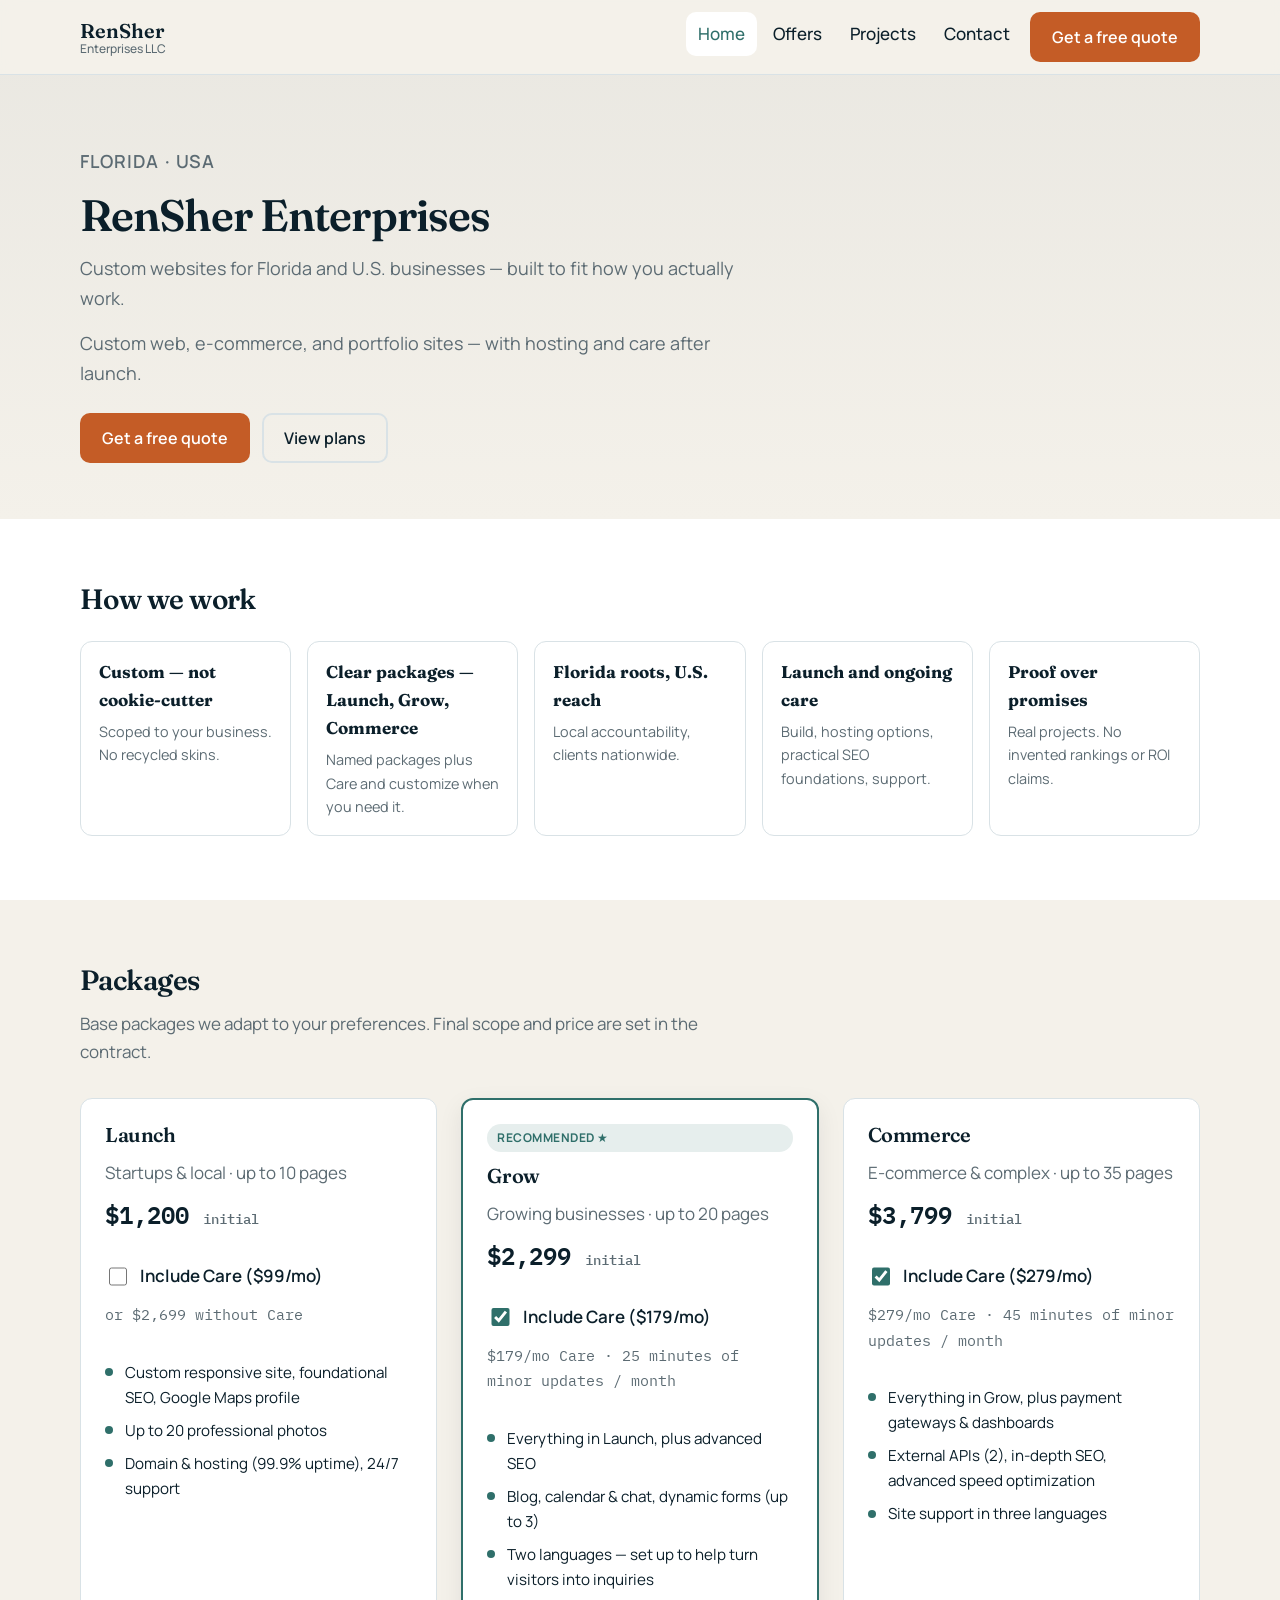
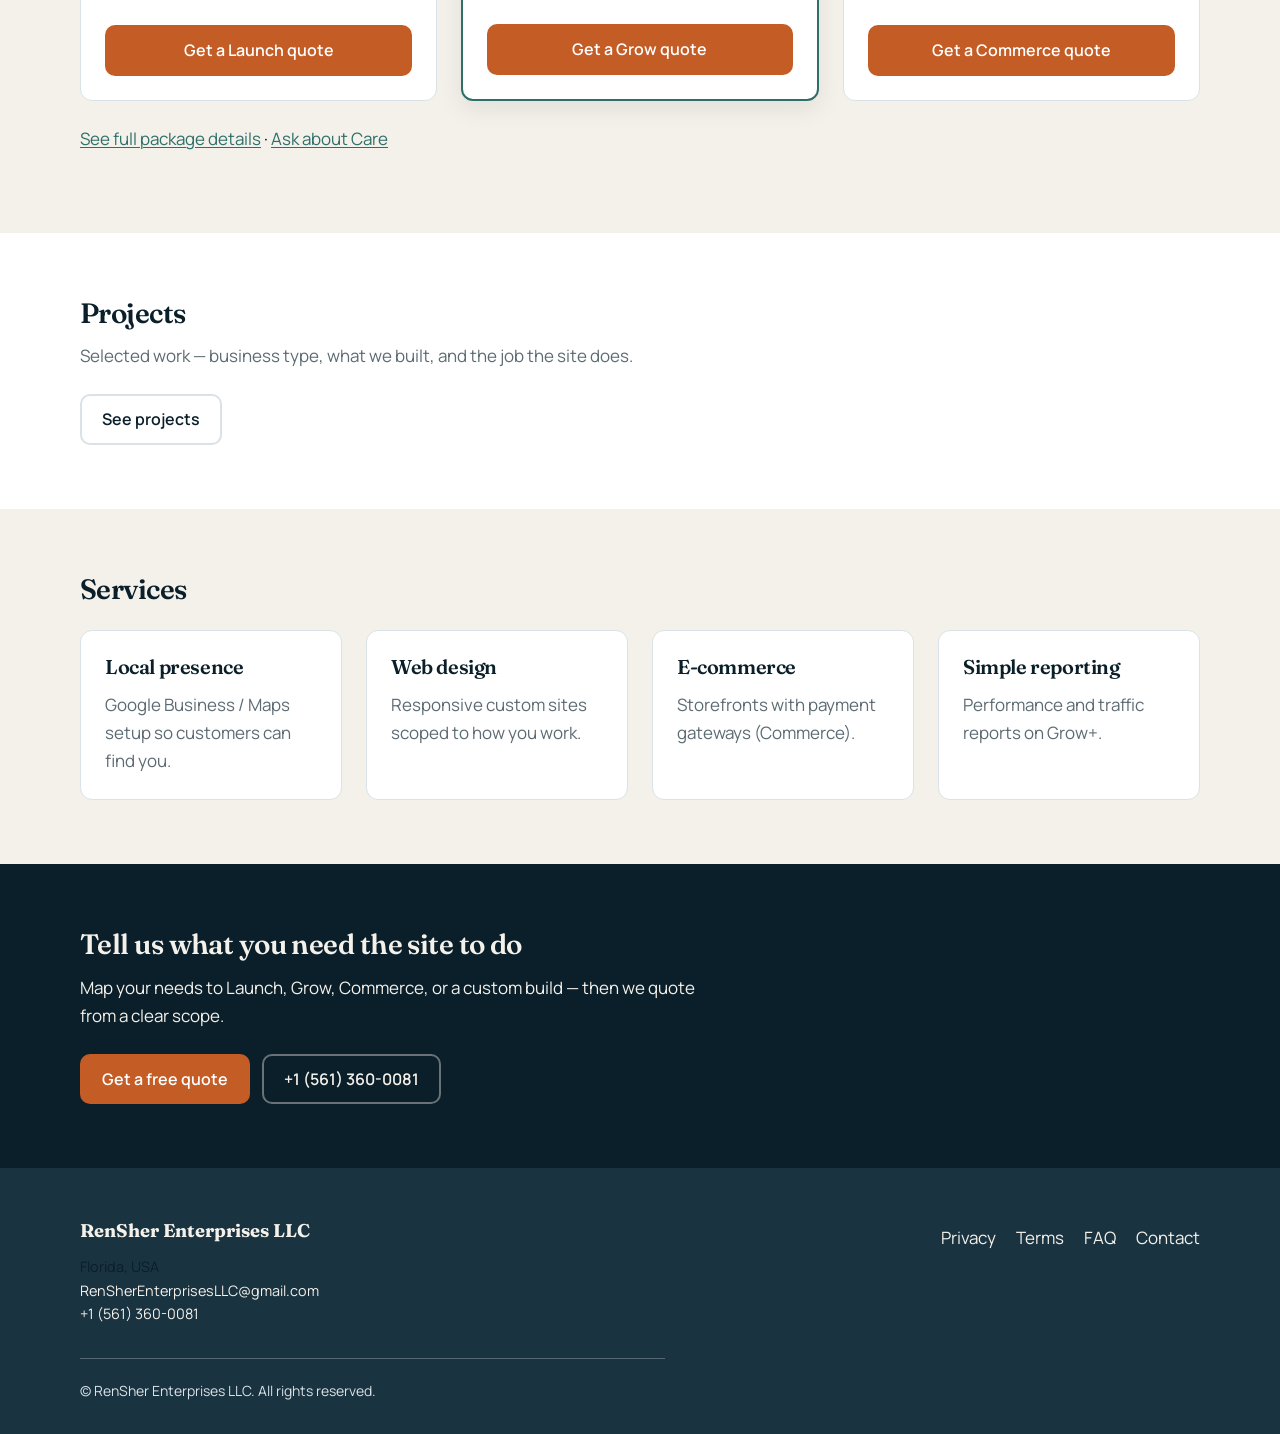
<file: index.html>
<!DOCTYPE html>
<html lang="en">
<head>
  <!-- Google tag (gtag.js) -->
  <script async src="https://www.googletagmanager.com/gtag/js?id=G-256P0XXK8Q"></script>
  <script>
    window.dataLayer = window.dataLayer || [];
    function gtag(){dataLayer.push(arguments);}
    gtag('js', new Date());
    gtag('config', 'G-256P0XXK8Q');
  </script>
  <meta charset="utf-8">
  <meta name="viewport" content="width=device-width, initial-scale=1">
  <title>RenSher Enterprises — Custom websites for Florida & U.S. businesses</title>
  <meta name="description" content="RenSher Enterprises LLC builds custom websites, e-commerce, and portfolio sites for Florida and U.S. businesses — clear packages, hosting, and care after launch.">
  <link rel="canonical" href="https://www.rensher.com/">
  <link rel="icon" href="/favicon_io/android-chrome-192x192.png" sizes="192x192" type="image/png">
  <link rel="shortcut icon" href="/favicon.ico" type="image/x-icon">
  <link rel="apple-touch-icon" href="/favicon_io/apple-touch-icon.png" sizes="180x180">
  <meta name="theme-color" content="#0B1F2A">
  <link rel="preconnect" href="https://fonts.googleapis.com">
  <link rel="preconnect" href="https://fonts.gstatic.com" crossorigin>
  <link href="https://fonts.googleapis.com/css2?family=Fraunces:opsz,wght@9..144,500;600;700&family=IBM+Plex+Mono:wght@500;600&family=Manrope:wght@400;500;600;700&display=swap" rel="stylesheet">
  <link rel="stylesheet" href="assets/css/rs-tokens.css">
  <link rel="stylesheet" href="assets/css/rs-base.css">
  <link rel="stylesheet" href="assets/css/rs-components.css">
  <link rel="stylesheet" href="assets/css/rs-pages.css">

</head>
<body>
  <a class="rs-skip" href="#main">Skip to content</a>
  <header class="rs-header">
    <div class="rs-wrap rs-header__inner">
      <a class="rs-wordmark" href="index.html">
        <strong>RenSher</strong>
        <span>Enterprises LLC</span>
      </a>
      <button class="rs-nav-toggle" type="button" aria-expanded="false" aria-controls="rs-nav" data-rs-nav-toggle>Menu</button>
      <nav class="rs-nav" id="rs-nav" aria-label="Primary">
        <ul class="rs-nav__links">
        <li><a href="index.html" aria-current="page">Home</a></li>
        <li><a href="offers.html">Offers</a></li>
        <li><a href="portfolio.html">Projects</a></li>
        <li><a href="contact_us.php">Contact</a></li>
        </ul>
        <a class="rs-btn" href="mailto:RenSherEnterprisesLLC@gmail.com?subject=Free%20quote%20-%20RenSher&body=Hi%20RenSher%2C%0A%0ABusiness%3A%0ALocation%3A%0APlan%20interest%20(Launch%20%2F%20Grow%20%2F%20Commerce%20%2F%20Custom)%3A%0ACare%20(yes%2Fno)%3A%0AProject%20type%20(Website%20%2F%20E-commerce%20%2F%20Portfolio)%3A%0A%0AThanks%21">Get a free quote</a>
      </nav>
    </div>
  </header>
  <main id="main">
    <section class="rs-hero">
      <div class="rs-wrap">
        <p class="rs-hero__eyebrow">Florida · USA</p>
        <h1>RenSher Enterprises</h1>
        <p>Custom websites for Florida and U.S. businesses — built to fit how you actually work.</p>
        <p class="rs-muted">Custom web, e-commerce, and portfolio sites — with hosting and care after launch.</p>
        <div class="rs-actions">
          <a class="rs-btn" href="mailto:RenSherEnterprisesLLC@gmail.com?subject=Free%20quote%20-%20RenSher&body=Hi%20RenSher%2C%0A%0ABusiness%3A%0ALocation%3A%0APlan%20interest%20(Launch%20%2F%20Grow%20%2F%20Commerce%20%2F%20Custom)%3A%0ACare%20(yes%2Fno)%3A%0AProject%20type%20(Website%20%2F%20E-commerce%20%2F%20Portfolio)%3A%0A%0AThanks%21">Get a free quote</a>
          <a class="rs-btn rs-btn--secondary" href="offers.html">View plans</a>
        </div>
      </div>
    </section>

    <section class="rs-section rs-section--soft">
      <div class="rs-wrap">
        <h2>How we work</h2>
        <div class="rs-pillars" style="margin-top:24px;">
          <div class="rs-pillar"><strong>Custom — not cookie-cutter</strong><p>Scoped to your business. No recycled skins.</p></div>
          <div class="rs-pillar"><strong>Clear packages — Launch, Grow, Commerce</strong><p>Named packages plus Care and customize when you need it.</p></div>
          <div class="rs-pillar"><strong>Florida roots, U.S. reach</strong><p>Local accountability, clients nationwide.</p></div>
          <div class="rs-pillar"><strong>Launch and ongoing care</strong><p>Build, hosting options, practical SEO foundations, support.</p></div>
          <div class="rs-pillar"><strong>Proof over promises</strong><p>Real projects. No invented rankings or ROI claims.</p></div>
        </div>
      </div>
    </section>

    <section class="rs-section" id="offers">
      <div class="rs-wrap">
        <h2>Packages</h2>
        <p class="rs-muted">Base packages we adapt to your preferences. Final scope and price are set in the contract.</p>
        <div class="rs-grid-3" style="margin-top:32px;">
          <article class="rs-plan" data-plan-card>
            <h3>Launch</h3>
            <p class="rs-muted" style="margin:0;">Startups &amp; local · up to 10 pages</p>
            <p class="rs-price">$1,200 <small>initial</small></p>
            <label class="rs-plan__care">
              <input type="checkbox" data-care-toggle>
              <span>Include Care ($99/mo)</span>
            </label>
            <p class="rs-mono rs-muted" data-care-on hidden>$99/mo Care · 15 minutes of minor updates / month</p>
            <p class="rs-mono rs-muted" data-care-off>or $2,699 without Care</p>
            <ul>
              <li>Custom responsive site, foundational SEO, Google Maps profile</li>
              <li>Up to 20 professional photos</li>
              <li>Domain &amp; hosting (99.9% uptime), 24/7 support</li>
            </ul>
            <a class="rs-btn" href="mailto:RenSherEnterprisesLLC@gmail.com?subject=Quote%20request%20%E2%80%94%20Launch&body=Hi%20RenSher%2C%0A%0AI%27m%20interested%20in%20the%20Launch%20package.%0ACare%20(yes%2Fno)%3A%0A%0ABusiness%3A%0ALocation%3A%0A%0AThanks%21">Get a Launch quote</a>
          </article>
          <article class="rs-plan rs-plan--featured" data-plan-card>
            <span class="rs-badge">Recommended ★</span>
            <h3>Grow</h3>
            <p class="rs-muted" style="margin:0;">Growing businesses · up to 20 pages</p>
            <p class="rs-price">$2,299 <small>initial</small></p>
            <label class="rs-plan__care">
              <input type="checkbox" data-care-toggle checked>
              <span>Include Care ($179/mo)</span>
            </label>
            <p class="rs-mono rs-muted" data-care-on>$179/mo Care · 25 minutes of minor updates / month</p>
            <p class="rs-mono rs-muted" data-care-off hidden>or $4,499 without Care</p>
            <ul>
              <li>Everything in Launch, plus advanced SEO</li>
              <li>Blog, calendar &amp; chat, dynamic forms (up to 3)</li>
              <li>Two languages — set up to help turn visitors into inquiries</li>
            </ul>
            <a class="rs-btn" href="mailto:RenSherEnterprisesLLC@gmail.com?subject=Quote%20request%20%E2%80%94%20Grow&body=Hi%20RenSher%2C%0A%0AI%27m%20interested%20in%20the%20Grow%20package.%0ACare%20(yes%2Fno)%3A%0A%0ABusiness%3A%0ALocation%3A%0A%0AThanks%21">Get a Grow quote</a>
          </article>
          <article class="rs-plan" data-plan-card>
            <h3>Commerce</h3>
            <p class="rs-muted" style="margin:0;">E-commerce &amp; complex · up to 35 pages</p>
            <p class="rs-price">$3,799 <small>initial</small></p>
            <label class="rs-plan__care">
              <input type="checkbox" data-care-toggle checked>
              <span>Include Care ($279/mo)</span>
            </label>
            <p class="rs-mono rs-muted" data-care-on>$279/mo Care · 45 minutes of minor updates / month</p>
            <p class="rs-mono rs-muted" data-care-off hidden>or $6,999 without Care</p>
            <ul>
              <li>Everything in Grow, plus payment gateways &amp; dashboards</li>
              <li>External APIs (2), in-depth SEO, advanced speed optimization</li>
              <li>Site support in three languages</li>
            </ul>
            <a class="rs-btn" href="mailto:RenSherEnterprisesLLC@gmail.com?subject=Quote%20request%20%E2%80%94%20Commerce&body=Hi%20RenSher%2C%0A%0AI%27m%20interested%20in%20the%20Commerce%20package.%0ACare%20(yes%2Fno)%3A%0A%0ABusiness%3A%0ALocation%3A%0A%0AThanks%21">Get a Commerce quote</a>
          </article>
        </div>
        <p style="margin-top:24px;"><a href="offers.html">See full package details</a> · <a href="mailto:RenSherEnterprisesLLC@gmail.com?subject=Care%20plan%20%E2%80%94%20RenSher&body=Hi%20RenSher%2C%0A%0AI%27d%20like%20to%20ask%20about%20Care.%0A%0ABusiness%3A%0ALocation%3A%0APackage%20(Launch%2FGrow%2FCommerce)%3A%0A%0AThanks%21">Ask about Care</a></p>
      </div>
    </section>

    <section class="rs-section rs-section--soft">
      <div class="rs-wrap">
        <h2>Projects</h2>
        <p class="rs-muted">Selected work — business type, what we built, and the job the site does.</p>
        <div class="rs-actions">
          <a class="rs-btn rs-btn--secondary" href="portfolio.html">See projects</a>
        </div>
      </div>
    </section>

    <section class="rs-section">
      <div class="rs-wrap">
        <h2>Services</h2>
        <div class="rs-grid-4" style="margin-top:24px;">
          <div class="rs-card"><h3>Local presence</h3><p class="rs-muted" style="margin:0;">Google Business / Maps setup so customers can find you.</p></div>
          <div class="rs-card"><h3>Web design</h3><p class="rs-muted" style="margin:0;">Responsive custom sites scoped to how you work.</p></div>
          <div class="rs-card"><h3>E-commerce</h3><p class="rs-muted" style="margin:0;">Storefronts with payment gateways (Commerce).</p></div>
          <div class="rs-card"><h3>Simple reporting</h3><p class="rs-muted" style="margin:0;">Performance and traffic reports on Grow+.</p></div>
        </div>
      </div>
    </section>

    <section class="rs-section rs-section--ink">
      <div class="rs-wrap">
        <h2>Tell us what you need the site to do</h2>
        <p>Map your needs to Launch, Grow, Commerce, or a custom build — then we quote from a clear scope.</p>
        <div class="rs-actions">
          <a class="rs-btn" href="mailto:RenSherEnterprisesLLC@gmail.com?subject=Free%20quote%20-%20RenSher&body=Hi%20RenSher%2C%0A%0ABusiness%3A%0ALocation%3A%0APlan%20interest%20(Launch%20%2F%20Grow%20%2F%20Commerce%20%2F%20Custom)%3A%0ACare%20(yes%2Fno)%3A%0AProject%20type%20(Website%20%2F%20E-commerce%20%2F%20Portfolio)%3A%0A%0AThanks%21">Get a free quote</a>
          <a class="rs-btn rs-btn--ghost" href="tel:+15613600081">+1 (561) 360-0081</a>
        </div>
      </div>
    </section>

  </main>
  <footer class="rs-footer">
    <div class="rs-wrap">
      <div class="rs-footer__grid">
        <div class="rs-footer__meta">
          <p style="margin:0 0 8px;color:var(--rs-fog);font-family:var(--font-display);font-size:1.15rem;"><strong>RenSher Enterprises LLC</strong></p>
          <p style="margin:0;">Florida, USA<br>
          <a href="mailto:RenSherEnterprisesLLC@gmail.com">RenSherEnterprisesLLC@gmail.com</a><br>
          <a href="tel:+15613600081">+1 (561) 360-0081</a></p>
        </div>
        <ul class="rs-footer__nav">
          <li><a href="privacy.html">Privacy</a></li>
          <li><a href="terms.html">Terms</a></li>
          <li><a href="FAQ.html">FAQ</a></li>
          <li><a href="contact_us.php">Contact</a></li>
        </ul>
      </div>
      <p class="rs-footer__copy">&copy; RenSher Enterprises LLC. All rights reserved.</p>
    </div>
  </footer>
  <script>
    (function(){
      var btn = document.querySelector('[data-rs-nav-toggle]');
      var nav = document.getElementById('rs-nav');
      if (!btn || !nav) return;
      btn.addEventListener('click', function(){
        var open = nav.classList.toggle('is-open');
        btn.setAttribute('aria-expanded', open ? 'true' : 'false');
      });
    })();
  </script>  <script>
    (function(){
      function sync(card){
        var input = card.querySelector('[data-care-toggle]');
        if (!input) return;
        var on = input.checked;
        card.querySelectorAll('[data-care-on]').forEach(function(el){ el.hidden = !on; });
        card.querySelectorAll('[data-care-off]').forEach(function(el){ el.hidden = on; });
      }
      document.querySelectorAll('[data-plan-card]').forEach(function(card){
        var input = card.querySelector('[data-care-toggle]');
        if (!input) return;
        input.addEventListener('change', function(){ sync(card); });
        sync(card);
      });
    })();
  </script>
</body>
</html>
</file>
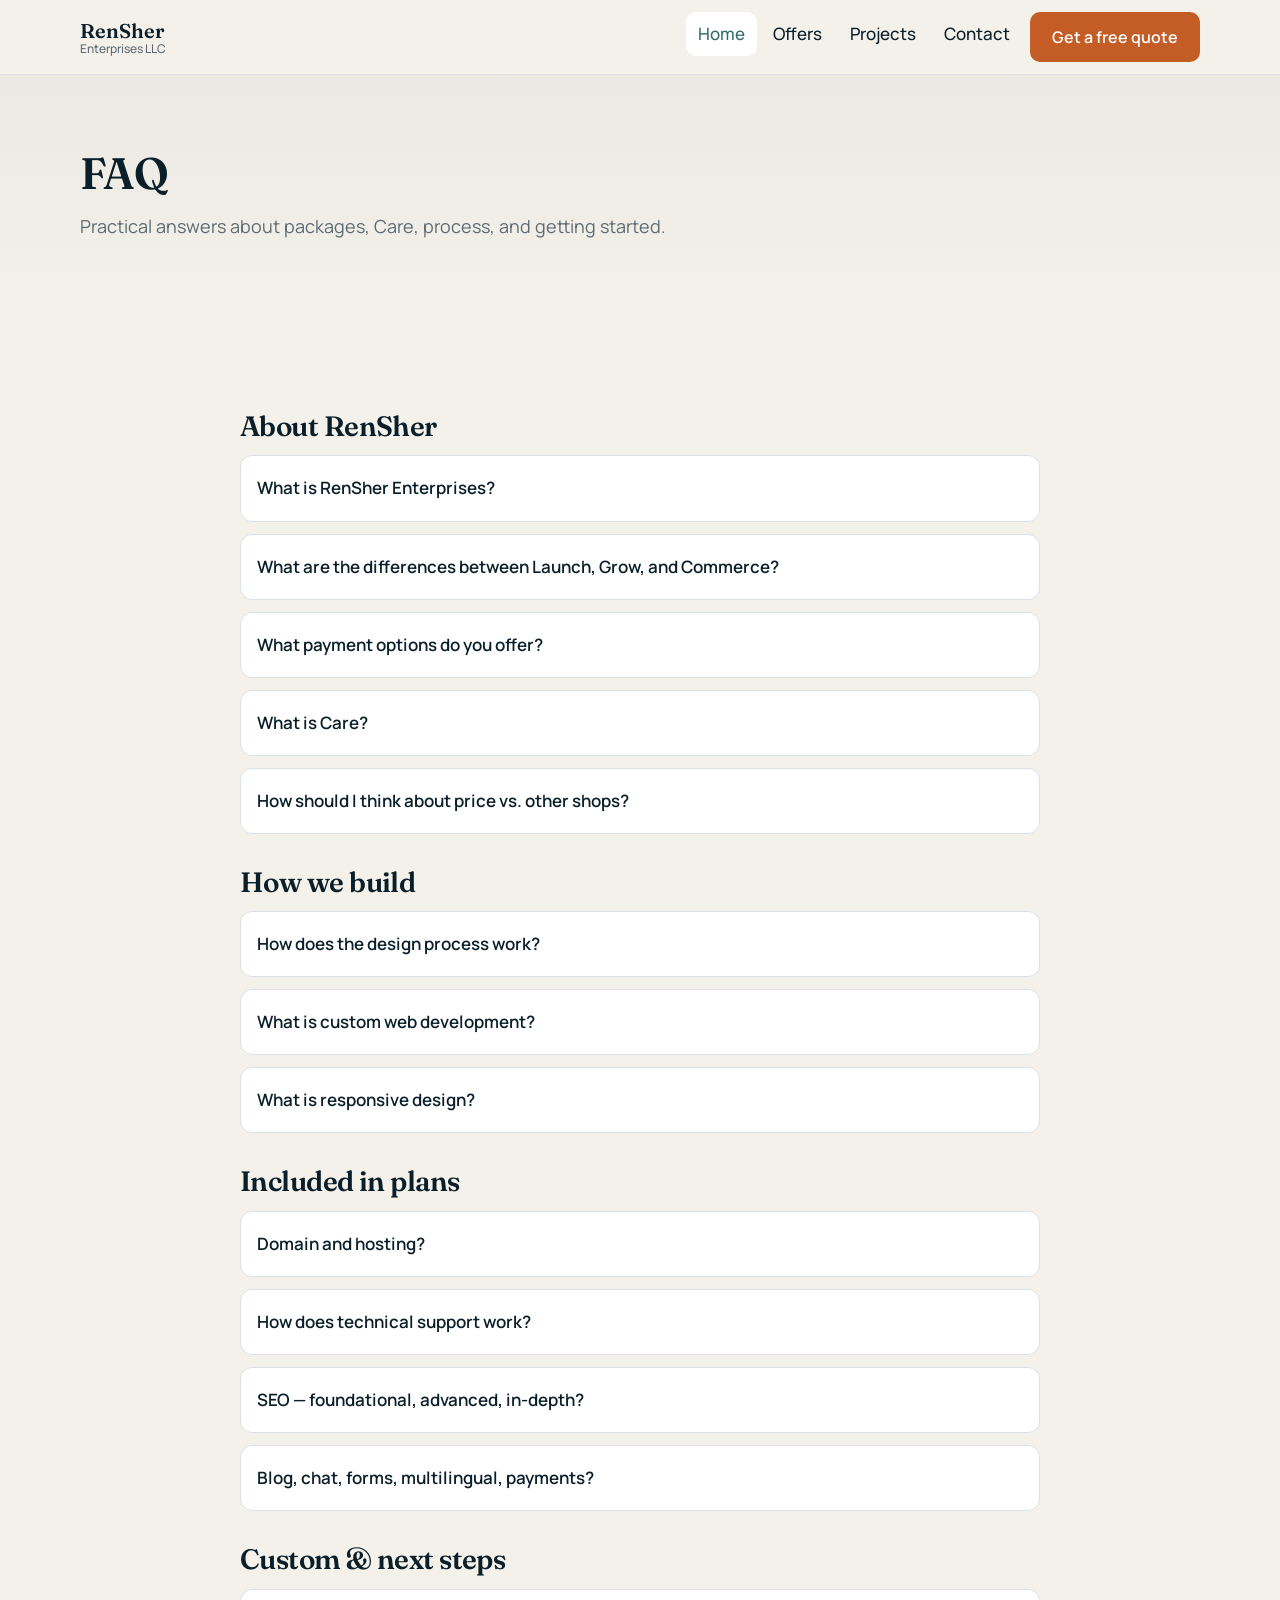
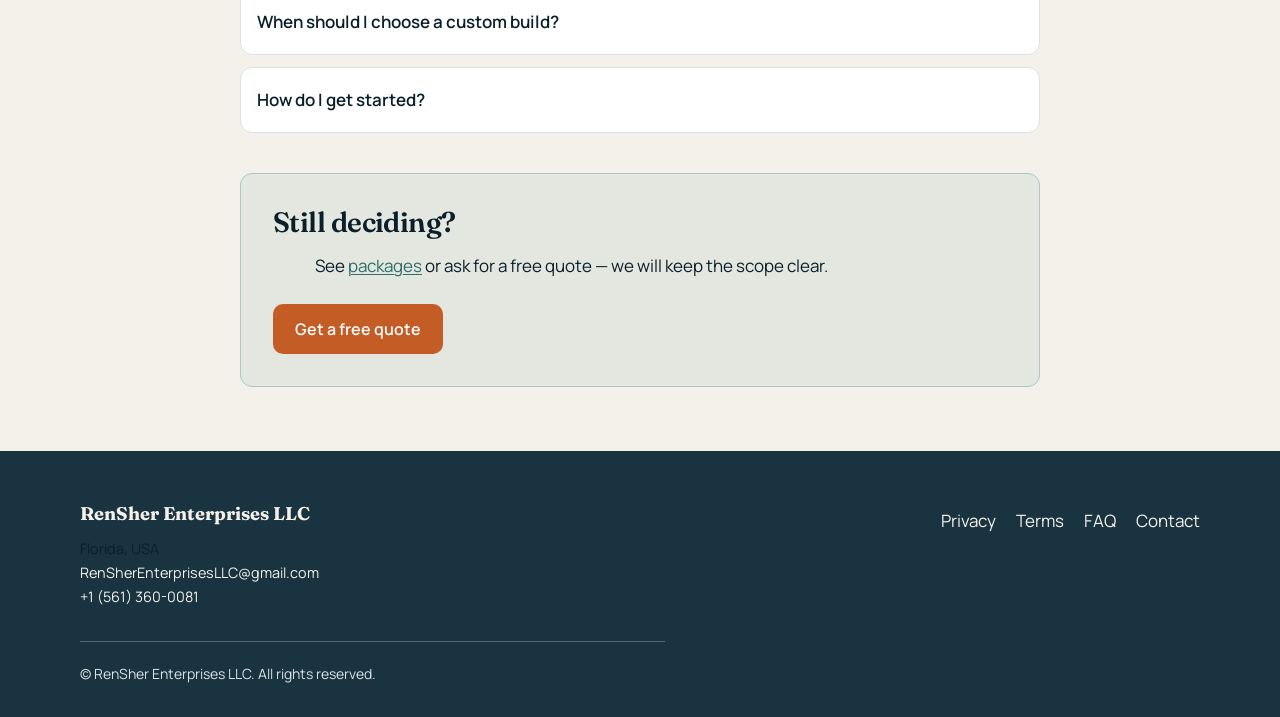
<file: FAQ.html>
<!DOCTYPE html>
<html lang="en">
<head>
  <!-- Google tag (gtag.js) -->
  <script async src="https://www.googletagmanager.com/gtag/js?id=G-256P0XXK8Q"></script>
  <script>
    window.dataLayer = window.dataLayer || [];
    function gtag(){dataLayer.push(arguments);}
    gtag('js', new Date());
    gtag('config', 'G-256P0XXK8Q');
  </script>
  <meta charset="utf-8">
  <meta name="viewport" content="width=device-width, initial-scale=1">
  <title>FAQ — RenSher Enterprises</title>
  <meta name="description" content="FAQ for RenSher Enterprises LLC web development plans, process, hosting, and how to get a quote.">
  <link rel="canonical" href="https://www.rensher.com/FAQ.html">
  <link rel="icon" href="/favicon_io/android-chrome-192x192.png" sizes="192x192" type="image/png">
  <link rel="shortcut icon" href="/favicon.ico" type="image/x-icon">
  <link rel="apple-touch-icon" href="/favicon_io/apple-touch-icon.png" sizes="180x180">
  <meta name="theme-color" content="#0B1F2A">
  <link rel="preconnect" href="https://fonts.googleapis.com">
  <link rel="preconnect" href="https://fonts.gstatic.com" crossorigin>
  <link href="https://fonts.googleapis.com/css2?family=Fraunces:opsz,wght@9..144,500;600;700&family=IBM+Plex+Mono:wght@500;600&family=Manrope:wght@400;500;600;700&display=swap" rel="stylesheet">
  <link rel="stylesheet" href="assets/css/rs-tokens.css">
  <link rel="stylesheet" href="assets/css/rs-base.css">
  <link rel="stylesheet" href="assets/css/rs-components.css">
  <link rel="stylesheet" href="assets/css/rs-pages.css">

</head>
<body>
  <a class="rs-skip" href="#main">Skip to content</a>
  <header class="rs-header">
    <div class="rs-wrap rs-header__inner">
      <a class="rs-wordmark" href="index.html">
        <strong>RenSher</strong>
        <span>Enterprises LLC</span>
      </a>
      <button class="rs-nav-toggle" type="button" aria-expanded="false" aria-controls="rs-nav" data-rs-nav-toggle>Menu</button>
      <nav class="rs-nav" id="rs-nav" aria-label="Primary">
        <ul class="rs-nav__links">
        <li><a href="index.html" aria-current="page">Home</a></li>
        <li><a href="offers.html">Offers</a></li>
        <li><a href="portfolio.html">Projects</a></li>
        <li><a href="contact_us.php">Contact</a></li>
        </ul>
        <a class="rs-btn" href="mailto:RenSherEnterprisesLLC@gmail.com?subject=Free%20quote%20-%20RenSher&body=Hi%20RenSher%2C%0A%0ABusiness%3A%0ALocation%3A%0APlan%20interest%20(Launch%20%2F%20Grow%20%2F%20Commerce%20%2F%20Custom)%3A%0ACare%20(yes%2Fno)%3A%0AProject%20type%20(Website%20%2F%20E-commerce%20%2F%20Portfolio)%3A%0A%0AThanks%21">Get a free quote</a>
      </nav>
    </div>
  </header>
  <main id="main">
    <section class="rs-hero"><div class="rs-wrap"><h1>FAQ</h1><p>Practical answers about packages, Care, process, and getting started.</p></div></section>
    <section class="rs-section"><div class="rs-wrap" style="max-width:800px;">
      <h2 style="margin-top:32px;">About RenSher</h2>
      <details class="rs-faq"><summary>What is RenSher Enterprises?</summary><p>RenSher Enterprises LLC is a Florida company that builds custom websites, e-commerce and portfolio sites, and related hosting/care for Florida and U.S. businesses. We work from clear packages (Launch, Grow, Commerce) plus optional Care — and straight communication, not template lock-in.</p></details>
      <details class="rs-faq"><summary>What are the differences between Launch, Grow, and Commerce?</summary><p><strong>Launch</strong> — up to 10 pages; first credible local site with foundational SEO and Maps. <strong>Grow</strong> (recommended) — up to 20 pages with advanced SEO, blog, chat/calendar, forms — set up to help turn visitors into inquiries. <strong>Commerce</strong> — up to 35 pages with payments, APIs, in-depth SEO, and site support in three languages. Optional <strong>Care</strong> adds monthly support with a clear minutes allowance. See <a href="offers.html">Offers</a> for the full matrix and prices.</p></details>
      <details class="rs-faq"><summary>What payment options do you offer?</summary><p>Package pricing includes an initial build fee plus either optional Care (monthly) or without Care (one-time maintenance-free total). Final payment schedule is set in your Service Provision Agreement.</p></details>
      <details class="rs-faq"><summary>What is Care?</summary><p>Care is an optional monthly module (not a fourth package size) for ongoing hosting and support. Include Care on a package card to add the monthly price and a labeled allowance of <strong>minutes</strong> for minor updates — Launch 15, Grow 25, Commerce 45 minutes / month. Without Care, you choose the one-time without-Care total.</p></details>
      <details class="rs-faq"><summary>How should I think about price vs. other shops?</summary><p>We publish our package prices in USD so you can start a conversation with clear numbers. Final scope is confirmed in the contract. We do not guarantee SEO rankings or ROI, and we do not use aggressive “% savings” marketing claims.</p></details>
      <h2 style="margin-top:32px;">How we build</h2>
      <details class="rs-faq"><summary>How does the design process work?</summary><p>We scope the job, gather your materials, design and build iteratively, then launch with hosting/Care options as agreed. Timelines typically run ~30 / ~40 / ~60 business days for Launch / Grow / Commerce, subject to the Agreement.</p></details>
      <details class="rs-faq"><summary>What is custom web development?</summary><p>We build to your business — structure, content, and features scoped in the proposal — rather than forcing a one-size theme. You keep clarity on what is included before signing.</p></details>
      <details class="rs-faq"><summary>What is responsive design?</summary><p>Your site is built to work across phones, tablets, and desktops so customers can use it wherever they are.</p></details>
      <h2 style="margin-top:32px;">Included in plans</h2>
      <details class="rs-faq"><summary>Domain and hosting?</summary><p>Plans include domain and hosting with a 99.9% uptime target where stated in the Agreement. Details and environments are confirmed in your proposal.</p></details>
      <details class="rs-faq"><summary>How does technical support work?</summary><p>24/7 technical support for bugs and issues as defined in your package and Agreement. With Care, you also get a clear allowance of <strong>minutes</strong> for minor updates each month (15 / 25 / 45 depending on package) — not hours.</p></details>
      <details class="rs-faq"><summary>SEO — foundational, advanced, in-depth?</summary><p>We set practical SEO matched to the package: foundational (Launch), advanced (Grow), or in-depth (Commerce). Rankings and ROI depend on external factors and are <strong>not guaranteed</strong>.</p></details>
      <details class="rs-faq"><summary>Blog, chat, forms, multilingual, payments?</summary><p>Blog, calendar/chat, and dynamic forms start at Grow. Grow includes two languages; Commerce adds site support in three languages. Payment gateways, dashboards, and external APIs are Commerce features. See the <a href="offers.html">feature matrix</a>.</p></details>
      <h2 style="margin-top:32px;">Custom & next steps</h2>
      <details class="rs-faq"><summary>When should I choose a custom build?</summary><p>When your needs do not map cleanly to Launch/Grow/Commerce. Describe only what you need and we will quote that scope. Use <a href="mailto:RenSherEnterprisesLLC@gmail.com?subject=Custom%20quote%20%E2%80%94%20RenSher">Customize your build</a> or the customizer.</p></details>
      <details class="rs-faq"><summary>How do I get started?</summary><p>Email a free quote request, call <a href="tel:+15613600081">+1 (561) 360-0081</a>, or use the <a href="contact_us.php">contact form</a>. We will map your needs to a package, Care preference, or custom scope.</p><p><a class="rs-btn" href="mailto:RenSherEnterprisesLLC@gmail.com?subject=Free%20quote%20-%20RenSher&body=Hi%20RenSher%2C%0A%0ABusiness%3A%0ALocation%3A%0APlan%20interest%20(Launch%20%2F%20Grow%20%2F%20Commerce%20%2F%20Custom)%3A%0ACare%20(yes%2Fno)%3A%0AProject%20type%20(Website%20%2F%20E-commerce%20%2F%20Portfolio)%3A%0A%0AThanks%21">Get a free quote</a></p></details>
      <div class="rs-band" style="margin-top:40px;text-align:left;">
        <h2>Still deciding?</h2>
        <p>See <a href="offers.html">packages</a> or ask for a free quote — we will keep the scope clear.</p>
        <div class="rs-actions"><a class="rs-btn" href="mailto:RenSherEnterprisesLLC@gmail.com?subject=Free%20quote%20-%20RenSher&body=Hi%20RenSher%2C%0A%0ABusiness%3A%0ALocation%3A%0APlan%20interest%20(Launch%20%2F%20Grow%20%2F%20Commerce%20%2F%20Custom)%3A%0ACare%20(yes%2Fno)%3A%0AProject%20type%20(Website%20%2F%20E-commerce%20%2F%20Portfolio)%3A%0A%0AThanks%21">Get a free quote</a></div>
      </div>
    </div></section>
  </main>
  <footer class="rs-footer">
    <div class="rs-wrap">
      <div class="rs-footer__grid">
        <div class="rs-footer__meta">
          <p style="margin:0 0 8px;color:var(--rs-fog);font-family:var(--font-display);font-size:1.15rem;"><strong>RenSher Enterprises LLC</strong></p>
          <p style="margin:0;">Florida, USA<br>
          <a href="mailto:RenSherEnterprisesLLC@gmail.com">RenSherEnterprisesLLC@gmail.com</a><br>
          <a href="tel:+15613600081">+1 (561) 360-0081</a></p>
        </div>
        <ul class="rs-footer__nav">
          <li><a href="privacy.html">Privacy</a></li>
          <li><a href="terms.html">Terms</a></li>
          <li><a href="FAQ.html">FAQ</a></li>
          <li><a href="contact_us.php">Contact</a></li>
        </ul>
      </div>
      <p class="rs-footer__copy">&copy; RenSher Enterprises LLC. All rights reserved.</p>
    </div>
  </footer>
  <script>
    (function(){
      var btn = document.querySelector('[data-rs-nav-toggle]');
      var nav = document.getElementById('rs-nav');
      if (!btn || !nav) return;
      btn.addEventListener('click', function(){
        var open = nav.classList.toggle('is-open');
        btn.setAttribute('aria-expanded', open ? 'true' : 'false');
      });
    })();
  </script>
</body>
</html>
</file>
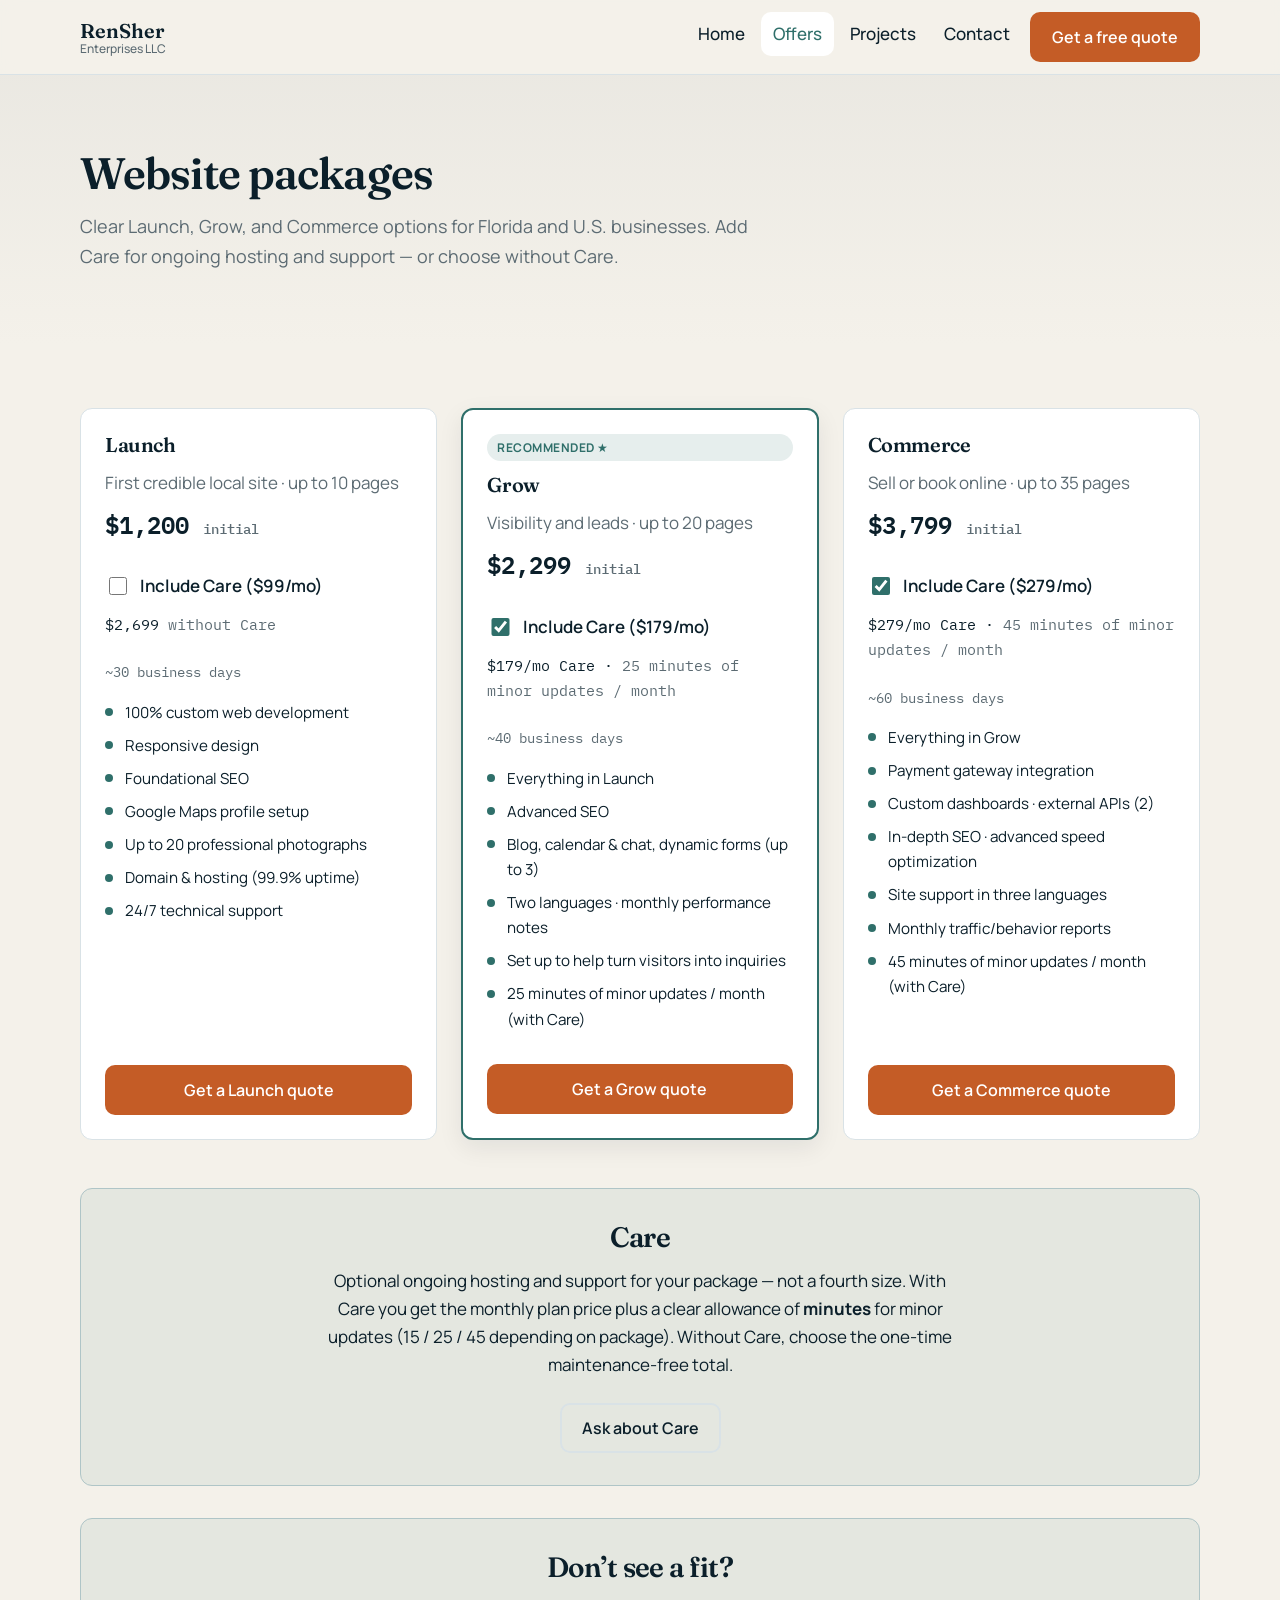
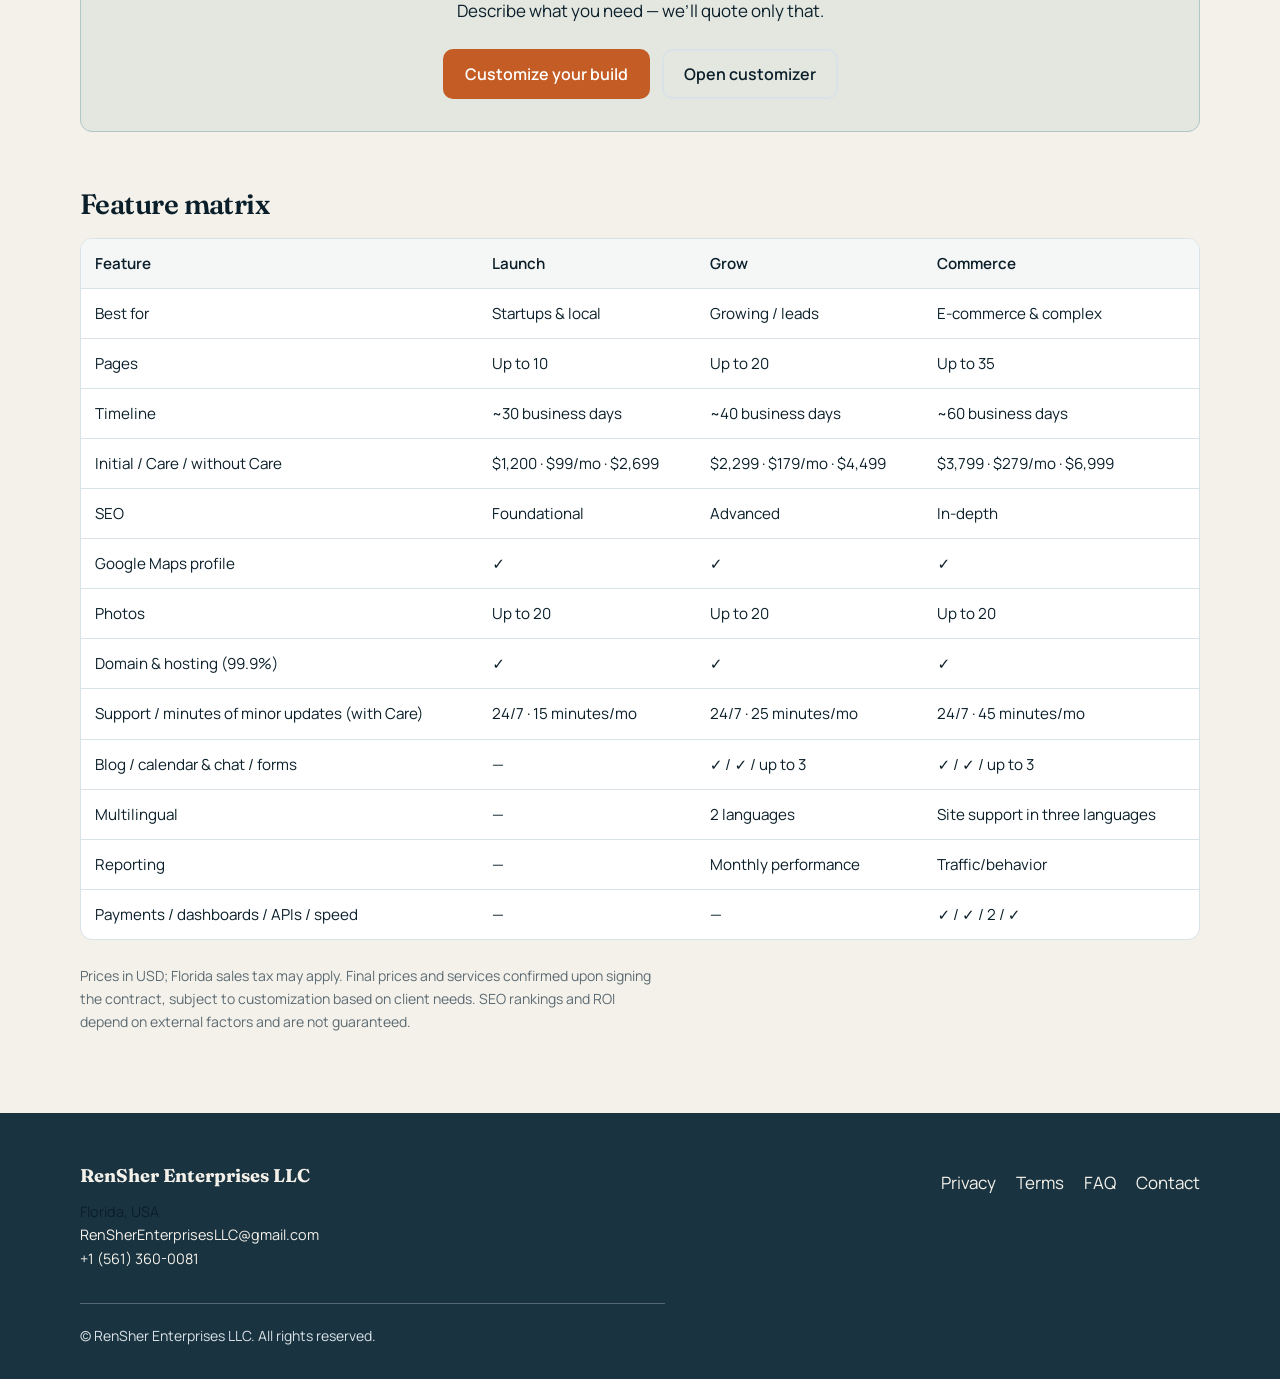
<file: offers.html>
<!DOCTYPE html>
<html lang="en">
<head>
  <!-- Google tag (gtag.js) -->
  <script async src="https://www.googletagmanager.com/gtag/js?id=G-256P0XXK8Q"></script>
  <script>
    window.dataLayer = window.dataLayer || [];
    function gtag(){dataLayer.push(arguments);}
    gtag('js', new Date());
    gtag('config', 'G-256P0XXK8Q');
  </script>
  <meta charset="utf-8">
  <meta name="viewport" content="width=device-width, initial-scale=1">
  <title>Website packages — RenSher Enterprises</title>
  <meta name="description" content="Launch $1,200, Grow $2,299, Commerce $3,799 — custom website packages with optional Care for Florida and U.S. businesses from RenSher Enterprises LLC.">
  <link rel="canonical" href="https://www.rensher.com/offers.html">
  <link rel="icon" href="/favicon_io/android-chrome-192x192.png" sizes="192x192" type="image/png">
  <link rel="shortcut icon" href="/favicon.ico" type="image/x-icon">
  <link rel="apple-touch-icon" href="/favicon_io/apple-touch-icon.png" sizes="180x180">
  <meta name="theme-color" content="#0B1F2A">
  <link rel="preconnect" href="https://fonts.googleapis.com">
  <link rel="preconnect" href="https://fonts.gstatic.com" crossorigin>
  <link href="https://fonts.googleapis.com/css2?family=Fraunces:opsz,wght@9..144,500;600;700&family=IBM+Plex+Mono:wght@500;600&family=Manrope:wght@400;500;600;700&display=swap" rel="stylesheet">
  <link rel="stylesheet" href="assets/css/rs-tokens.css">
  <link rel="stylesheet" href="assets/css/rs-base.css">
  <link rel="stylesheet" href="assets/css/rs-components.css">
  <link rel="stylesheet" href="assets/css/rs-pages.css">

</head>
<body>
  <a class="rs-skip" href="#main">Skip to content</a>
  <header class="rs-header">
    <div class="rs-wrap rs-header__inner">
      <a class="rs-wordmark" href="index.html">
        <strong>RenSher</strong>
        <span>Enterprises LLC</span>
      </a>
      <button class="rs-nav-toggle" type="button" aria-expanded="false" aria-controls="rs-nav" data-rs-nav-toggle>Menu</button>
      <nav class="rs-nav" id="rs-nav" aria-label="Primary">
        <ul class="rs-nav__links">
        <li><a href="index.html">Home</a></li>
        <li><a href="offers.html" aria-current="page">Offers</a></li>
        <li><a href="portfolio.html">Projects</a></li>
        <li><a href="contact_us.php">Contact</a></li>
        </ul>
        <a class="rs-btn" href="mailto:RenSherEnterprisesLLC@gmail.com?subject=Free%20quote%20-%20RenSher&body=Hi%20RenSher%2C%0A%0ABusiness%3A%0ALocation%3A%0APlan%20interest%20(Launch%20%2F%20Grow%20%2F%20Commerce%20%2F%20Custom)%3A%0ACare%20(yes%2Fno)%3A%0AProject%20type%20(Website%20%2F%20E-commerce%20%2F%20Portfolio)%3A%0A%0AThanks%21">Get a free quote</a>
      </nav>
    </div>
  </header>
  <main id="main">
    <section class="rs-hero">
      <div class="rs-wrap">
        <h1>Website packages</h1>
        <p>Clear Launch, Grow, and Commerce options for Florida and U.S. businesses. Add Care for ongoing hosting and support — or choose without Care.</p>
      </div>
    </section>

    <section class="rs-section">
      <div class="rs-wrap">
        <div class="rs-grid-3">
          <article class="rs-plan" data-plan-card data-package="launch">
            <h3>Launch</h3>
            <p class="rs-muted" style="margin:0;">First credible local site · up to 10 pages</p>
            <p class="rs-price">$1,200 <small>initial</small></p>
            <label class="rs-plan__care">
              <input type="checkbox" data-care-toggle>
              <span>Include Care ($99/mo)</span>
            </label>
            <p class="rs-mono" data-care-on hidden>$99/mo Care · <span class="rs-muted">15 minutes of minor updates / month</span></p>
            <p class="rs-mono" data-care-off>$2,699 <span class="rs-muted">without Care</span></p>
            <p class="rs-meta">~30 business days</p>
            <ul>
              <li>100% custom web development</li>
              <li>Responsive design</li>
              <li>Foundational SEO</li>
              <li>Google Maps profile setup</li>
              <li>Up to 20 professional photographs</li>
              <li>Domain &amp; hosting (99.9% uptime)</li>
              <li>24/7 technical support</li>
              <li data-care-on hidden>15 minutes of minor updates / month (with Care)</li>
            </ul>
            <a class="rs-btn" href="mailto:RenSherEnterprisesLLC@gmail.com?subject=Quote%20request%20%E2%80%94%20Launch&body=Hi%20RenSher%2C%0A%0AI%27m%20interested%20in%20the%20Launch%20package.%0ACare%20(yes%2Fno)%3A%0A%0ABusiness%3A%0ALocation%3A%0A%0AThanks%21">Get a Launch quote</a>
          </article>
          <article class="rs-plan rs-plan--featured" data-plan-card data-package="grow">
            <span class="rs-badge">Recommended ★</span>
            <h3>Grow</h3>
            <p class="rs-muted" style="margin:0;">Visibility and leads · up to 20 pages</p>
            <p class="rs-price">$2,299 <small>initial</small></p>
            <label class="rs-plan__care">
              <input type="checkbox" data-care-toggle checked>
              <span>Include Care ($179/mo)</span>
            </label>
            <p class="rs-mono" data-care-on>$179/mo Care · <span class="rs-muted">25 minutes of minor updates / month</span></p>
            <p class="rs-mono" data-care-off hidden>$4,499 <span class="rs-muted">without Care</span></p>
            <p class="rs-meta">~40 business days</p>
            <ul>
              <li>Everything in Launch</li>
              <li>Advanced SEO</li>
              <li>Blog, calendar &amp; chat, dynamic forms (up to 3)</li>
              <li>Two languages · monthly performance notes</li>
              <li>Set up to help turn visitors into inquiries</li>
              <li data-care-on>25 minutes of minor updates / month (with Care)</li>
            </ul>
            <a class="rs-btn" href="mailto:RenSherEnterprisesLLC@gmail.com?subject=Quote%20request%20%E2%80%94%20Grow&body=Hi%20RenSher%2C%0A%0AI%27m%20interested%20in%20the%20Grow%20package.%0ACare%20(yes%2Fno)%3A%0A%0ABusiness%3A%0ALocation%3A%0A%0AThanks%21">Get a Grow quote</a>
          </article>
          <article class="rs-plan" data-plan-card data-package="commerce">
            <h3>Commerce</h3>
            <p class="rs-muted" style="margin:0;">Sell or book online · up to 35 pages</p>
            <p class="rs-price">$3,799 <small>initial</small></p>
            <label class="rs-plan__care">
              <input type="checkbox" data-care-toggle checked>
              <span>Include Care ($279/mo)</span>
            </label>
            <p class="rs-mono" data-care-on>$279/mo Care · <span class="rs-muted">45 minutes of minor updates / month</span></p>
            <p class="rs-mono" data-care-off hidden>$6,999 <span class="rs-muted">without Care</span></p>
            <p class="rs-meta">~60 business days</p>
            <ul>
              <li>Everything in Grow</li>
              <li>Payment gateway integration</li>
              <li>Custom dashboards · external APIs (2)</li>
              <li>In-depth SEO · advanced speed optimization</li>
              <li>Site support in three languages</li>
              <li>Monthly traffic/behavior reports</li>
              <li data-care-on>45 minutes of minor updates / month (with Care)</li>
            </ul>
            <a class="rs-btn" href="mailto:RenSherEnterprisesLLC@gmail.com?subject=Quote%20request%20%E2%80%94%20Commerce&body=Hi%20RenSher%2C%0A%0AI%27m%20interested%20in%20the%20Commerce%20package.%0ACare%20(yes%2Fno)%3A%0A%0ABusiness%3A%0ALocation%3A%0A%0AThanks%21">Get a Commerce quote</a>
          </article>
        </div>

        <div class="rs-band rs-care-band" style="margin-top:48px;">
          <h2>Care</h2>
          <p>Optional ongoing hosting and support for your package — not a fourth size. With Care you get the monthly plan price plus a clear allowance of <strong>minutes</strong> for minor updates (15 / 25 / 45 depending on package). Without Care, choose the one-time maintenance-free total.</p>
          <div class="rs-actions" style="justify-content:center;">
            <a class="rs-btn rs-btn--secondary" href="mailto:RenSherEnterprisesLLC@gmail.com?subject=Care%20plan%20%E2%80%94%20RenSher&body=Hi%20RenSher%2C%0A%0AI%27d%20like%20to%20ask%20about%20Care.%0A%0ABusiness%3A%0ALocation%3A%0APackage%20(Launch%2FGrow%2FCommerce)%3A%0A%0AThanks%21">Ask about Care</a>
          </div>
        </div>

        <div class="rs-band" style="margin-top:32px;">
          <h2>Don’t see a fit?</h2>
          <p>Describe what you need — we’ll quote only that.</p>
          <div class="rs-actions" style="justify-content:center;">
            <a class="rs-btn" href="mailto:RenSherEnterprisesLLC@gmail.com?subject=Custom%20quote%20%E2%80%94%20RenSher&body=Hi%20RenSher%2C%0A%0AI%27d%20like%20a%20custom%20quote.%0A%0ABusiness%3A%0ALocation%3A%0AWhat%20I%20need%3A%0A%0AThanks%21">Customize your build</a>
            <a class="rs-btn rs-btn--secondary" href="costumize.php">Open customizer</a>
          </div>
        </div>

        <h2 style="margin-top:56px;">Feature matrix</h2>
        <div class="rs-table-wrap" style="margin-top:16px;">
          <table class="rs-table">
            <thead>
              <tr><th>Feature</th><th>Launch</th><th>Grow</th><th>Commerce</th></tr>
            </thead>
            <tbody>
              <tr><td>Best for</td><td>Startups &amp; local</td><td>Growing / leads</td><td>E-commerce &amp; complex</td></tr>
              <tr><td>Pages</td><td>Up to 10</td><td>Up to 20</td><td>Up to 35</td></tr>
              <tr><td>Timeline</td><td>~30 business days</td><td>~40 business days</td><td>~60 business days</td></tr>
              <tr><td>Initial / Care / without Care</td><td>$1,200 · $99/mo · $2,699</td><td>$2,299 · $179/mo · $4,499</td><td>$3,799 · $279/mo · $6,999</td></tr>
              <tr><td>SEO</td><td>Foundational</td><td>Advanced</td><td>In-depth</td></tr>
              <tr><td>Google Maps profile</td><td>✓</td><td>✓</td><td>✓</td></tr>
              <tr><td>Photos</td><td>Up to 20</td><td>Up to 20</td><td>Up to 20</td></tr>
              <tr><td>Domain &amp; hosting (99.9%)</td><td>✓</td><td>✓</td><td>✓</td></tr>
              <tr><td>Support / minutes of minor updates (with Care)</td><td>24/7 · 15 minutes/mo</td><td>24/7 · 25 minutes/mo</td><td>24/7 · 45 minutes/mo</td></tr>
              <tr><td>Blog / calendar &amp; chat / forms</td><td>—</td><td>✓ / ✓ / up to 3</td><td>✓ / ✓ / up to 3</td></tr>
              <tr><td>Multilingual</td><td>—</td><td>2 languages</td><td>Site support in three languages</td></tr>
              <tr><td>Reporting</td><td>—</td><td>Monthly performance</td><td>Traffic/behavior</td></tr>
              <tr><td>Payments / dashboards / APIs / speed</td><td>—</td><td>—</td><td>✓ / ✓ / 2 / ✓</td></tr>
            </tbody>
          </table>
        </div>

        <p class="rs-disclaimer">Prices in USD; Florida sales tax may apply. Final prices and services confirmed upon signing the contract, subject to customization based on client needs. SEO rankings and ROI depend on external factors and are not guaranteed.</p>
      </div>
    </section>

  </main>
  <footer class="rs-footer">
    <div class="rs-wrap">
      <div class="rs-footer__grid">
        <div class="rs-footer__meta">
          <p style="margin:0 0 8px;color:var(--rs-fog);font-family:var(--font-display);font-size:1.15rem;"><strong>RenSher Enterprises LLC</strong></p>
          <p style="margin:0;">Florida, USA<br>
          <a href="mailto:RenSherEnterprisesLLC@gmail.com">RenSherEnterprisesLLC@gmail.com</a><br>
          <a href="tel:+15613600081">+1 (561) 360-0081</a></p>
        </div>
        <ul class="rs-footer__nav">
          <li><a href="privacy.html">Privacy</a></li>
          <li><a href="terms.html">Terms</a></li>
          <li><a href="FAQ.html">FAQ</a></li>
          <li><a href="contact_us.php">Contact</a></li>
        </ul>
      </div>
      <p class="rs-footer__copy">&copy; RenSher Enterprises LLC. All rights reserved.</p>
    </div>
  </footer>
  <script>
    (function(){
      var btn = document.querySelector('[data-rs-nav-toggle]');
      var nav = document.getElementById('rs-nav');
      if (!btn || !nav) return;
      btn.addEventListener('click', function(){
        var open = nav.classList.toggle('is-open');
        btn.setAttribute('aria-expanded', open ? 'true' : 'false');
      });
    })();
  </script>  <script>
    (function(){
      function sync(card){
        var input = card.querySelector('[data-care-toggle]');
        if (!input) return;
        var on = input.checked;
        card.querySelectorAll('[data-care-on]').forEach(function(el){ el.hidden = !on; });
        card.querySelectorAll('[data-care-off]').forEach(function(el){ el.hidden = on; });
      }
      document.querySelectorAll('[data-plan-card]').forEach(function(card){
        var input = card.querySelector('[data-care-toggle]');
        if (!input) return;
        input.addEventListener('change', function(){ sync(card); });
        sync(card);
      });
    })();
  </script>
</body>
</html>
</file>
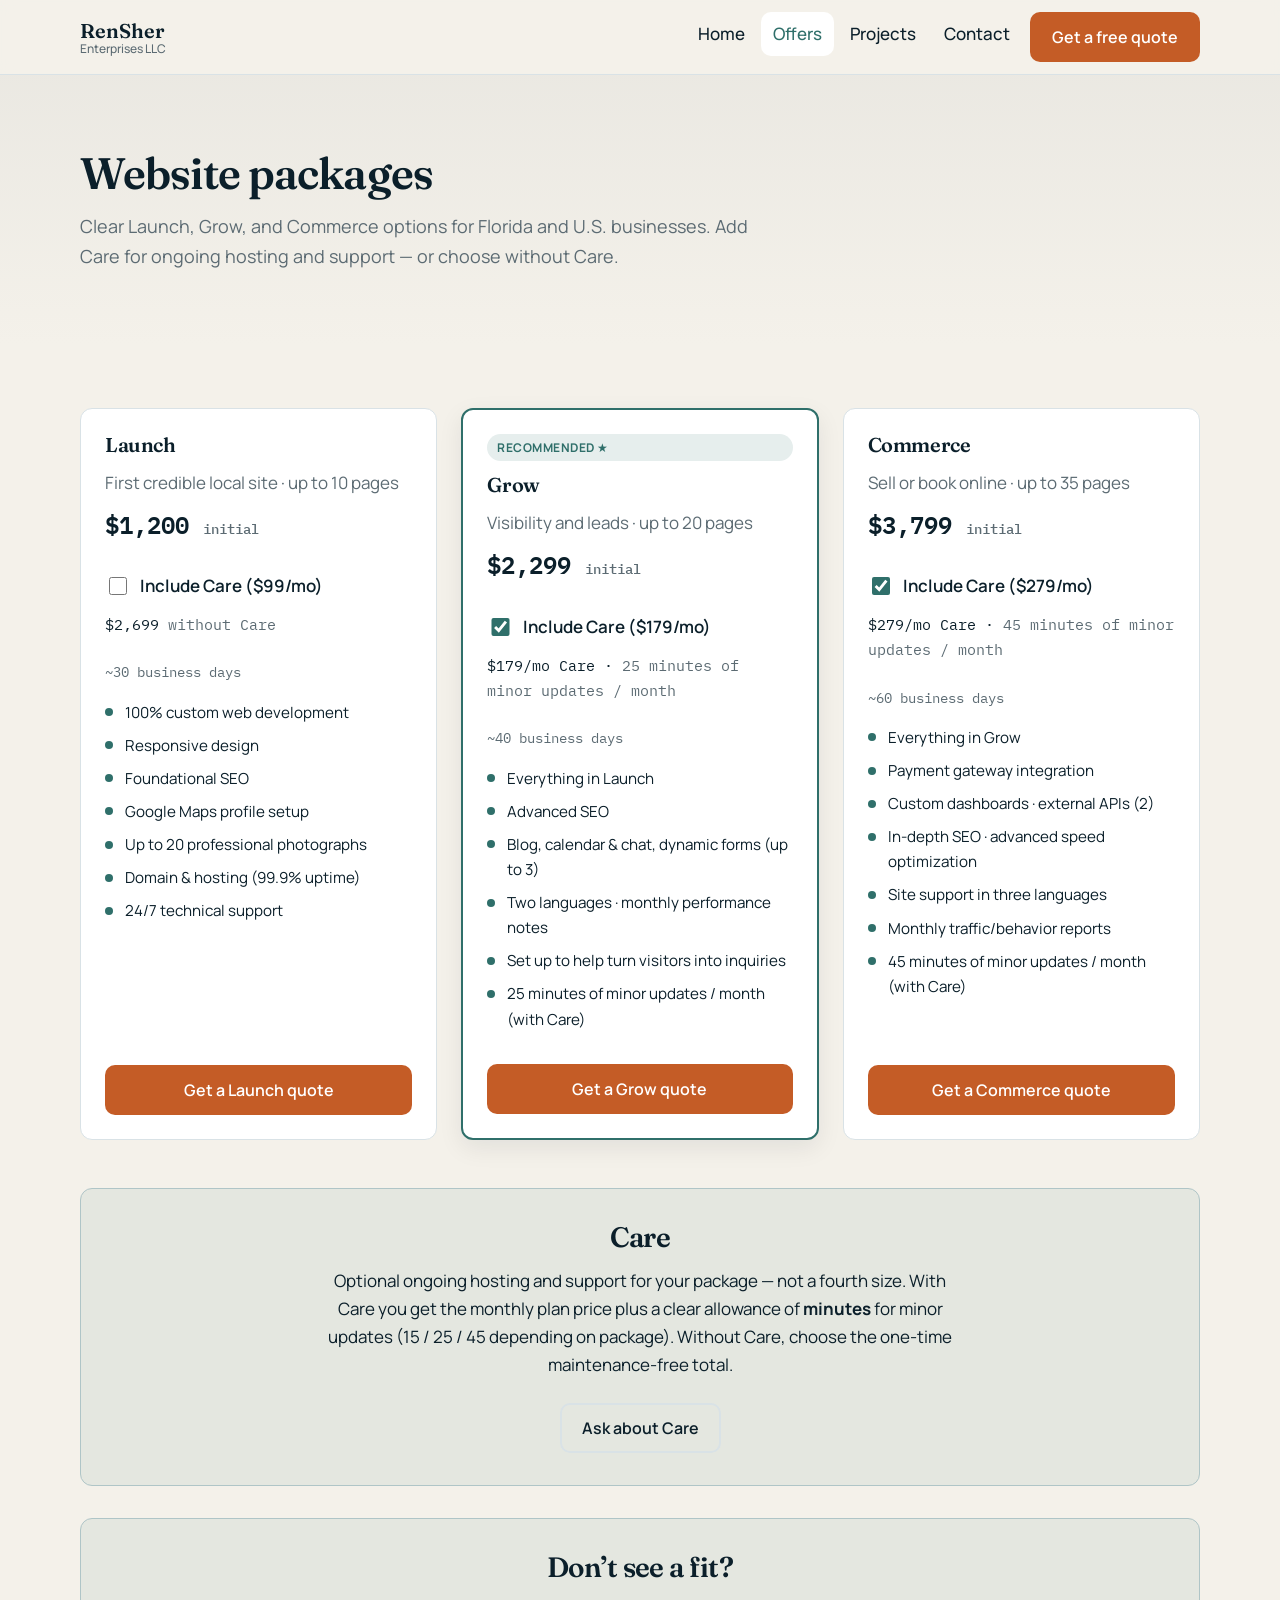
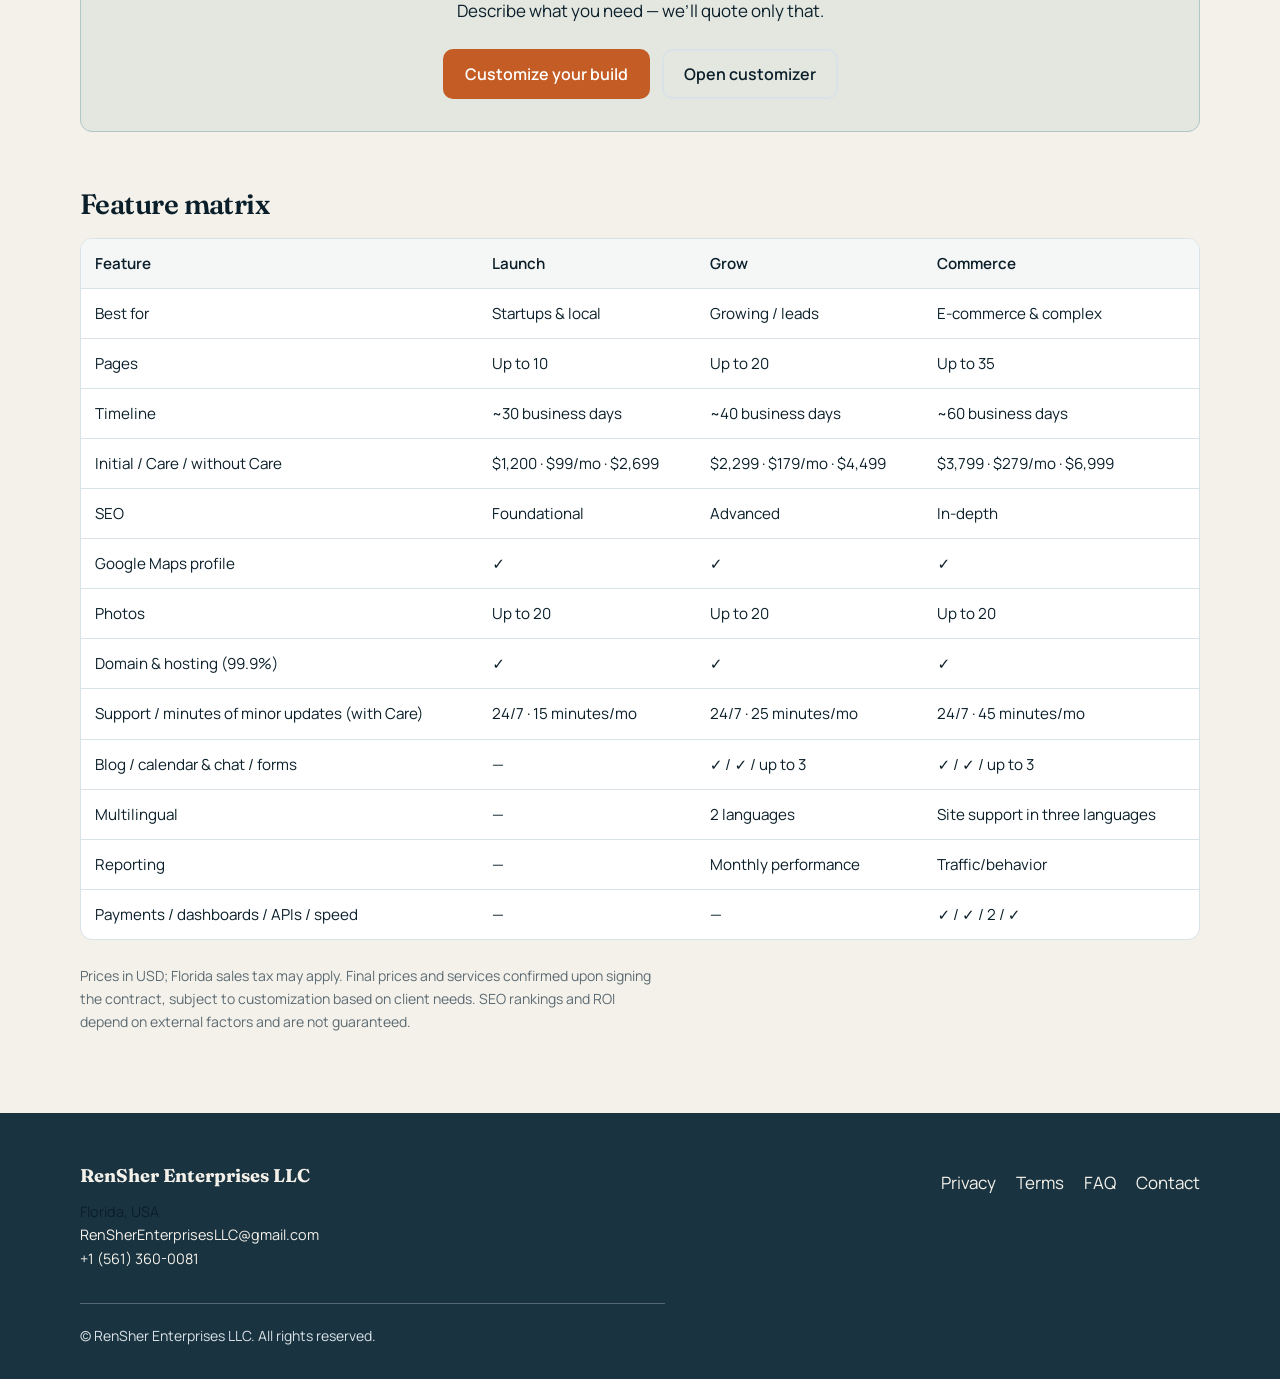
<file: offerts.html>
<!DOCTYPE html>
<html lang="en">
<head>
  <meta charset="utf-8">
  <title>Redirecting to Offers — RenSher Enterprises</title>
  <meta http-equiv="refresh" content="0; url=offers.html">
  <link rel="canonical" href="https://www.rensher.com/offers.html">
  <script>location.replace("offers.html");</script>
</head>
<body>
  <p>This page has moved to <a href="offers.html">offers.html</a>.</p>
</body>
</html>
</file>
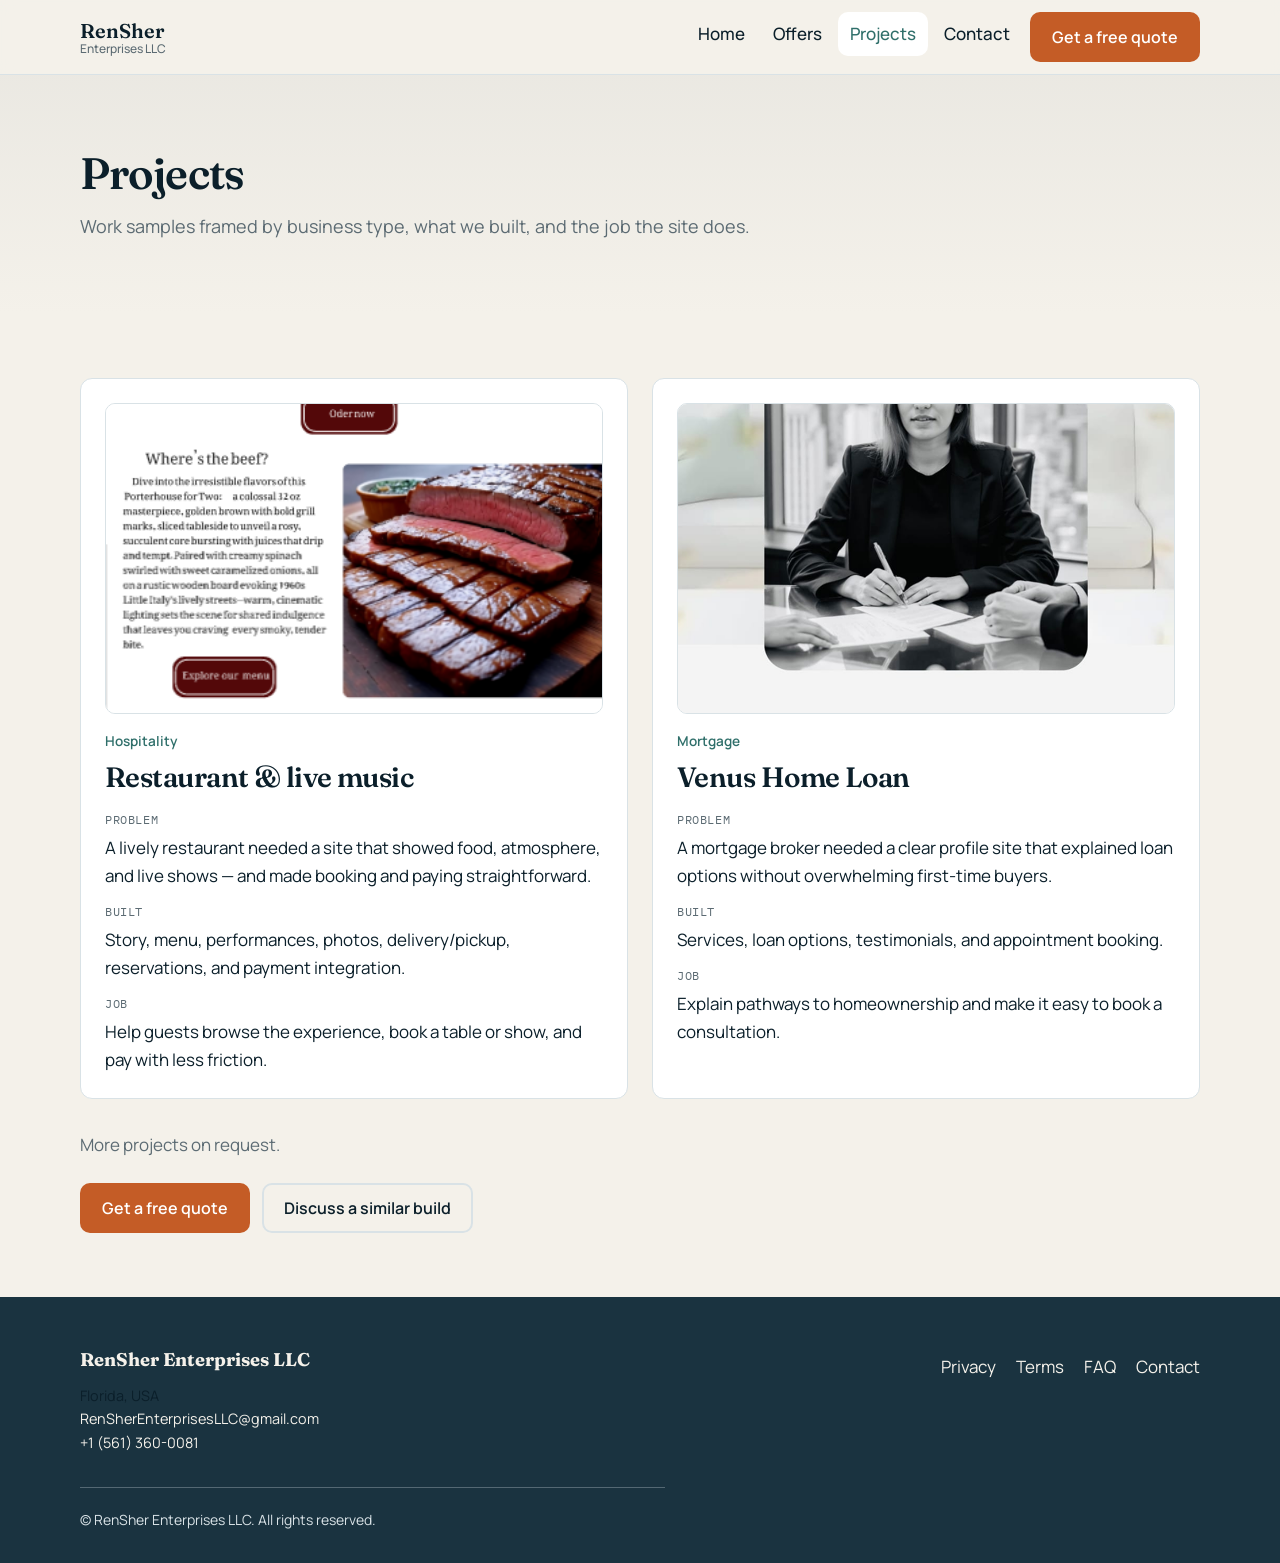
<file: portfolio.html>
<!DOCTYPE html>
<html lang="en">
<head>
  <!-- Google tag (gtag.js) -->
  <script async src="https://www.googletagmanager.com/gtag/js?id=G-256P0XXK8Q"></script>
  <script>
    window.dataLayer = window.dataLayer || [];
    function gtag(){dataLayer.push(arguments);}
    gtag('js', new Date());
    gtag('config', 'G-256P0XXK8Q');
  </script>
  <meta charset="utf-8">
  <meta name="viewport" content="width=device-width, initial-scale=1">
  <title>Projects — RenSher Enterprises</title>
  <meta name="description" content="Selected RenSher Enterprises projects: restaurant & live music hospitality site and Venus Home Loan mortgage profile — problem, built, and job.">
  <link rel="canonical" href="https://www.rensher.com/portfolio.html">
  <link rel="icon" href="/favicon_io/android-chrome-192x192.png" sizes="192x192" type="image/png">
  <link rel="shortcut icon" href="/favicon.ico" type="image/x-icon">
  <link rel="apple-touch-icon" href="/favicon_io/apple-touch-icon.png" sizes="180x180">
  <meta name="theme-color" content="#0B1F2A">
  <link rel="preconnect" href="https://fonts.googleapis.com">
  <link rel="preconnect" href="https://fonts.gstatic.com" crossorigin>
  <link href="https://fonts.googleapis.com/css2?family=Fraunces:opsz,wght@9..144,500;600;700&family=IBM+Plex+Mono:wght@500;600&family=Manrope:wght@400;500;600;700&display=swap" rel="stylesheet">
  <link rel="stylesheet" href="assets/css/rs-tokens.css">
  <link rel="stylesheet" href="assets/css/rs-base.css">
  <link rel="stylesheet" href="assets/css/rs-components.css">
  <link rel="stylesheet" href="assets/css/rs-pages.css">

</head>
<body>
  <a class="rs-skip" href="#main">Skip to content</a>
  <header class="rs-header">
    <div class="rs-wrap rs-header__inner">
      <a class="rs-wordmark" href="index.html">
        <strong>RenSher</strong>
        <span>Enterprises LLC</span>
      </a>
      <button class="rs-nav-toggle" type="button" aria-expanded="false" aria-controls="rs-nav" data-rs-nav-toggle>Menu</button>
      <nav class="rs-nav" id="rs-nav" aria-label="Primary">
        <ul class="rs-nav__links">
        <li><a href="index.html">Home</a></li>
        <li><a href="offers.html">Offers</a></li>
        <li><a href="portfolio.html" aria-current="page">Projects</a></li>
        <li><a href="contact_us.php">Contact</a></li>
        </ul>
        <a class="rs-btn" href="mailto:RenSherEnterprisesLLC@gmail.com?subject=Free%20quote%20-%20RenSher&body=Hi%20RenSher%2C%0A%0ABusiness%3A%0ALocation%3A%0APlan%20interest%20(Launch%20%2F%20Grow%20%2F%20Commerce%20%2F%20Custom)%3A%0ACare%20(yes%2Fno)%3A%0AProject%20type%20(Website%20%2F%20E-commerce%20%2F%20Portfolio)%3A%0A%0AThanks%21">Get a free quote</a>
      </nav>
    </div>
  </header>
  <main id="main">
    <section class="rs-hero">
      <div class="rs-wrap">
        <h1>Projects</h1>
        <p>Work samples framed by business type, what we built, and the job the site does.</p>
      </div>
    </section>
    <section class="rs-section">
      <div class="rs-wrap">
        <div class="rs-grid-2">
          <article class="rs-card rs-case">
            <img src="images/project1.png" alt="Restaurant website homepage screenshot" loading="lazy">
            <p class="rs-case__meta" style="margin-top:16px;">Hospitality</p>
            <h2>Restaurant &amp; live music</h2>
            <dl>
              <dt>Problem</dt>
              <dd>A lively restaurant needed a site that showed food, atmosphere, and live shows — and made booking and paying straightforward.</dd>
              <dt>Built</dt>
              <dd>Story, menu, performances, photos, delivery/pickup, reservations, and payment integration.</dd>
              <dt>Job</dt>
              <dd>Help guests browse the experience, book a table or show, and pay with less friction.</dd>
            </dl>
          </article>
          <article class="rs-card rs-case">
            <img src="images/project%20venus.png" alt="Venus Home Loan website homepage screenshot" loading="lazy">
            <p class="rs-case__meta" style="margin-top:16px;">Mortgage</p>
            <h2>Venus Home Loan</h2>
            <dl>
              <dt>Problem</dt>
              <dd>A mortgage broker needed a clear profile site that explained loan options without overwhelming first-time buyers.</dd>
              <dt>Built</dt>
              <dd>Services, loan options, testimonials, and appointment booking.</dd>
              <dt>Job</dt>
              <dd>Explain pathways to homeownership and make it easy to book a consultation.</dd>
            </dl>
          </article>
        </div>
        <p class="rs-muted" style="margin-top:32px;">More projects on request.</p>
        <div class="rs-actions">
          <a class="rs-btn" href="mailto:RenSherEnterprisesLLC@gmail.com?subject=Free%20quote%20-%20RenSher&body=Hi%20RenSher%2C%0A%0ABusiness%3A%0ALocation%3A%0APlan%20interest%20(Launch%20%2F%20Grow%20%2F%20Commerce%20%2F%20Custom)%3A%0ACare%20(yes%2Fno)%3A%0AProject%20type%20(Website%20%2F%20E-commerce%20%2F%20Portfolio)%3A%0A%0AThanks%21">Get a free quote</a>
          <a class="rs-btn rs-btn--secondary" href="mailto:RenSherEnterprisesLLC@gmail.com?subject=Custom%20quote%20%E2%80%94%20RenSher&body=Hi%20RenSher%2C%0A%0AI%27d%20like%20a%20custom%20quote.%0A%0ABusiness%3A%0ALocation%3A%0AWhat%20I%20need%3A%0A%0AThanks%21">Discuss a similar build</a>
        </div>
      </div>
    </section>

  </main>
  <footer class="rs-footer">
    <div class="rs-wrap">
      <div class="rs-footer__grid">
        <div class="rs-footer__meta">
          <p style="margin:0 0 8px;color:var(--rs-fog);font-family:var(--font-display);font-size:1.15rem;"><strong>RenSher Enterprises LLC</strong></p>
          <p style="margin:0;">Florida, USA<br>
          <a href="mailto:RenSherEnterprisesLLC@gmail.com">RenSherEnterprisesLLC@gmail.com</a><br>
          <a href="tel:+15613600081">+1 (561) 360-0081</a></p>
        </div>
        <ul class="rs-footer__nav">
          <li><a href="privacy.html">Privacy</a></li>
          <li><a href="terms.html">Terms</a></li>
          <li><a href="FAQ.html">FAQ</a></li>
          <li><a href="contact_us.php">Contact</a></li>
        </ul>
      </div>
      <p class="rs-footer__copy">&copy; RenSher Enterprises LLC. All rights reserved.</p>
    </div>
  </footer>
  <script>
    (function(){
      var btn = document.querySelector('[data-rs-nav-toggle]');
      var nav = document.getElementById('rs-nav');
      if (!btn || !nav) return;
      btn.addEventListener('click', function(){
        var open = nav.classList.toggle('is-open');
        btn.setAttribute('aria-expanded', open ? 'true' : 'false');
      });
    })();
  </script>
</body>
</html>
</file>
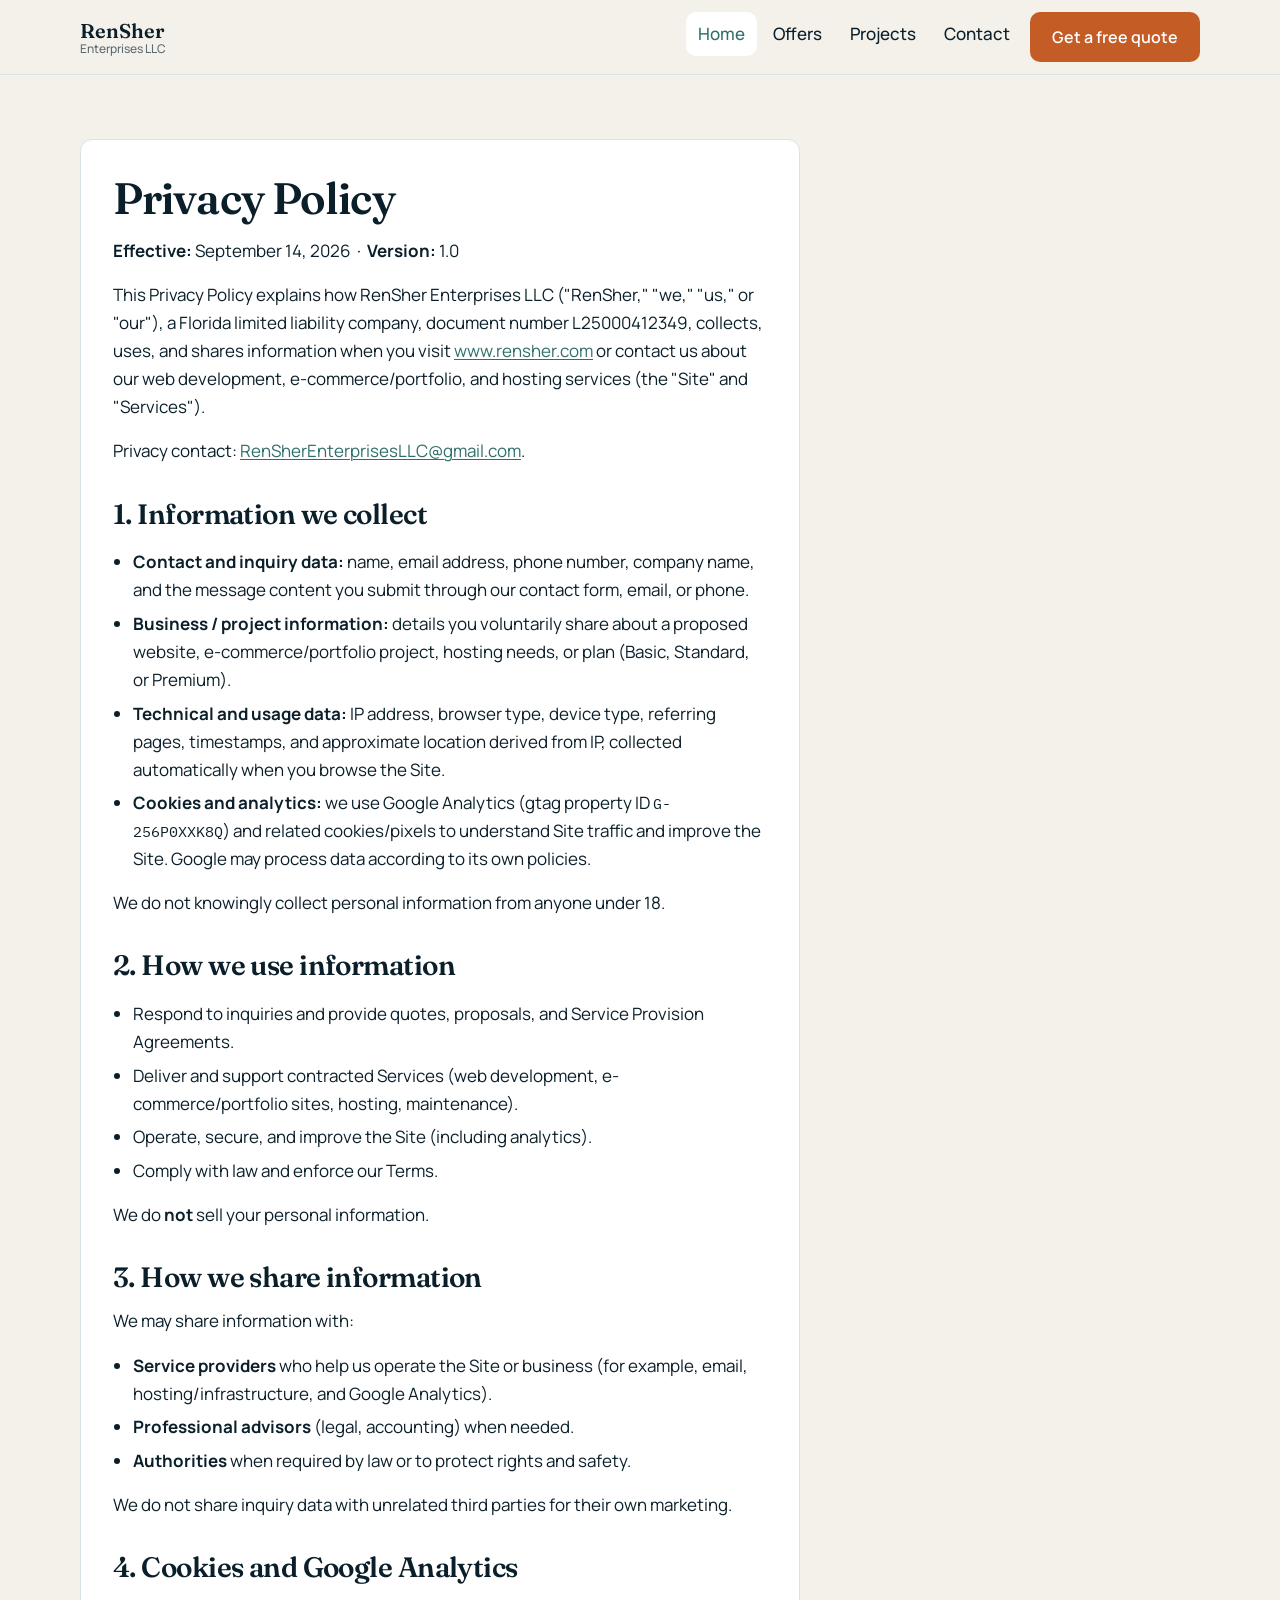
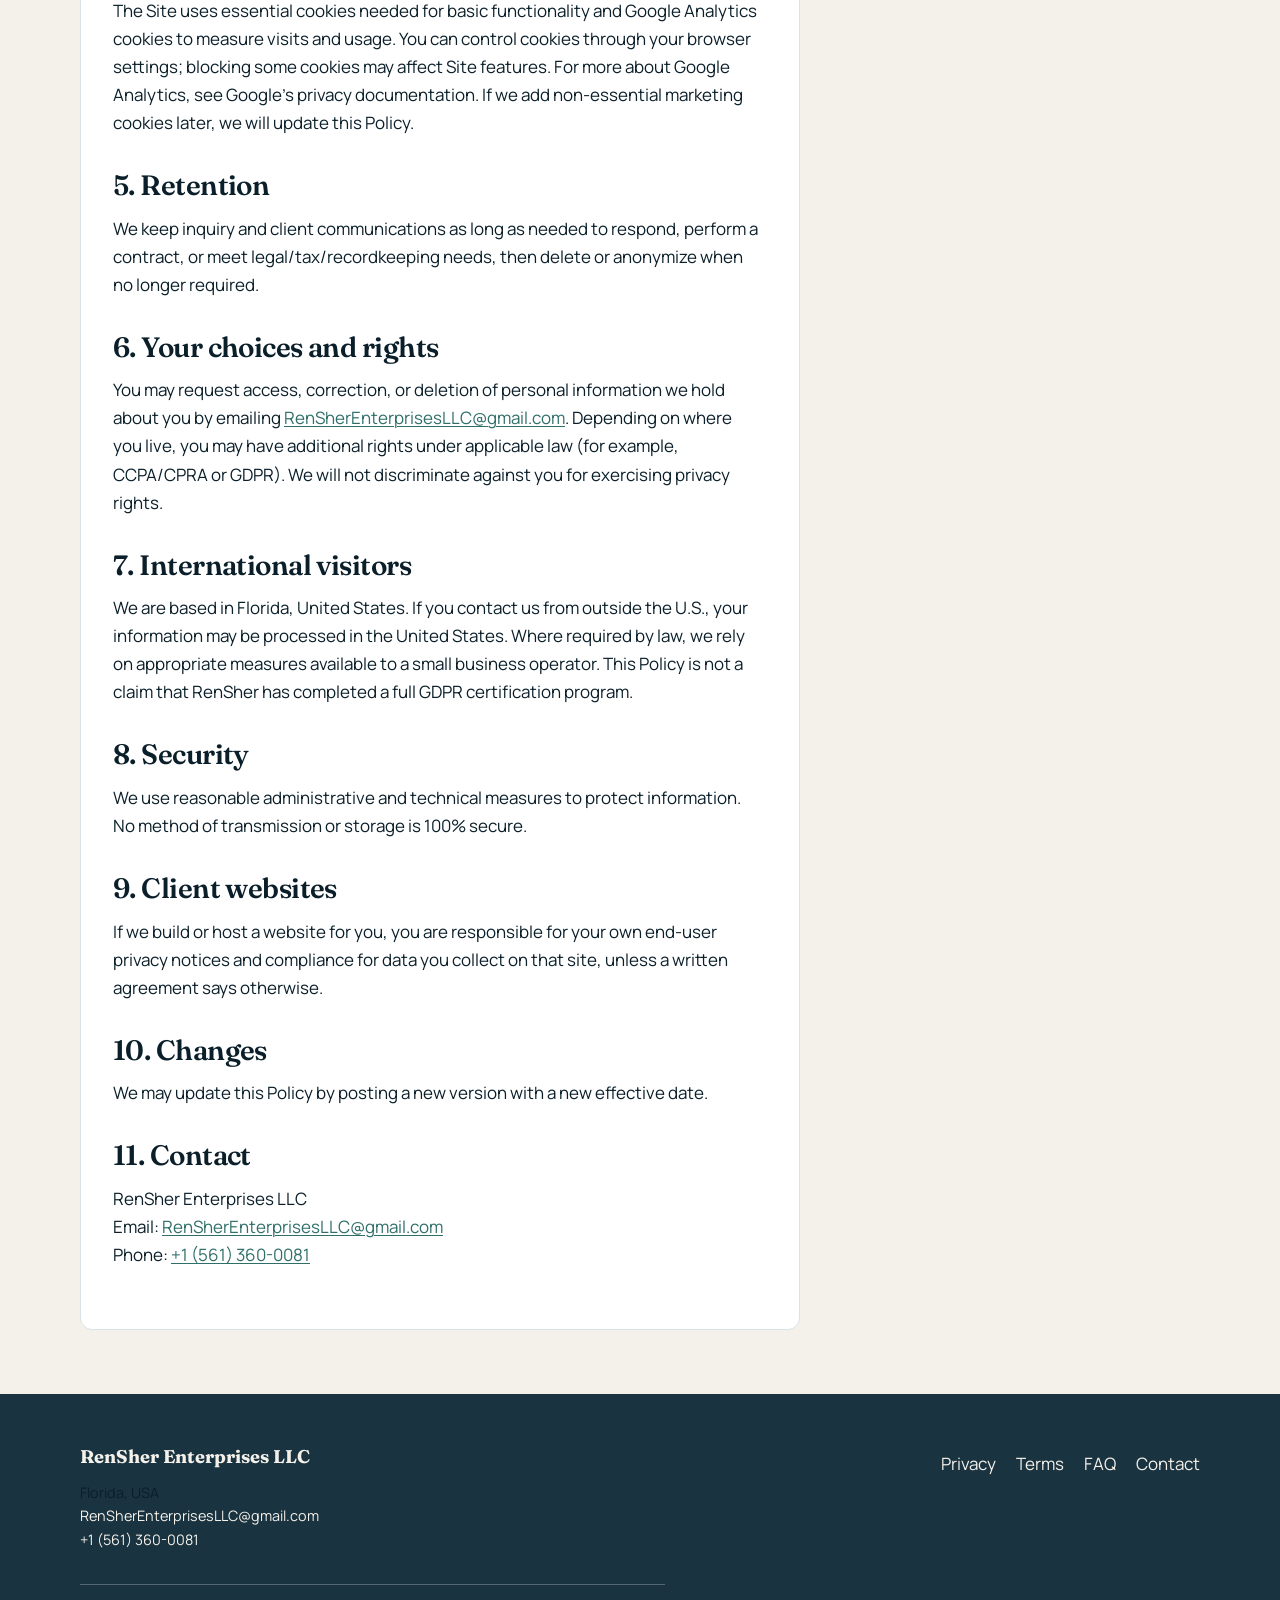
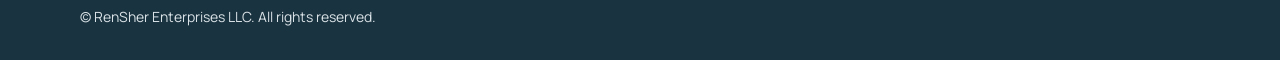
<file: privacy.html>
<!DOCTYPE html>
<html lang="en">
<head>
  <!-- Google tag (gtag.js) -->
  <script async src="https://www.googletagmanager.com/gtag/js?id=G-256P0XXK8Q"></script>
  <script>
    window.dataLayer = window.dataLayer || [];
    function gtag(){dataLayer.push(arguments);}
    gtag('js', new Date());
    gtag('config', 'G-256P0XXK8Q');
  </script>
  <meta charset="utf-8">
  <meta name="viewport" content="width=device-width, initial-scale=1">
  <title>Privacy Policy — RenSher Enterprises LLC</title>
  <meta name="description" content="Privacy Policy for RenSher Enterprises LLC — how we handle contact inquiries, cookies, and Google Analytics on rensher.com.">
  <link rel="canonical" href="https://www.rensher.com/privacy.html">
  <link rel="icon" href="/favicon_io/android-chrome-192x192.png" sizes="192x192" type="image/png">
  <link rel="shortcut icon" href="/favicon.ico" type="image/x-icon">
  <link rel="apple-touch-icon" href="/favicon_io/apple-touch-icon.png" sizes="180x180">
  <meta name="theme-color" content="#0B1F2A">
  <link rel="preconnect" href="https://fonts.googleapis.com">
  <link rel="preconnect" href="https://fonts.gstatic.com" crossorigin>
  <link href="https://fonts.googleapis.com/css2?family=Fraunces:opsz,wght@9..144,500;600;700&family=IBM+Plex+Mono:wght@500;600&family=Manrope:wght@400;500;600;700&display=swap" rel="stylesheet">
  <link rel="stylesheet" href="assets/css/rs-tokens.css">
  <link rel="stylesheet" href="assets/css/rs-base.css">
  <link rel="stylesheet" href="assets/css/rs-components.css">
  <link rel="stylesheet" href="assets/css/rs-pages.css">

</head>
<body>
  <a class="rs-skip" href="#main">Skip to content</a>
  <header class="rs-header">
    <div class="rs-wrap rs-header__inner">
      <a class="rs-wordmark" href="index.html">
        <strong>RenSher</strong>
        <span>Enterprises LLC</span>
      </a>
      <button class="rs-nav-toggle" type="button" aria-expanded="false" aria-controls="rs-nav" data-rs-nav-toggle>Menu</button>
      <nav class="rs-nav" id="rs-nav" aria-label="Primary">
        <ul class="rs-nav__links">
        <li><a href="index.html" aria-current="page">Home</a></li>
        <li><a href="offers.html">Offers</a></li>
        <li><a href="portfolio.html">Projects</a></li>
        <li><a href="contact_us.php">Contact</a></li>
        </ul>
        <a class="rs-btn" href="mailto:RenSherEnterprisesLLC@gmail.com?subject=Free%20quote%20-%20RenSher&body=Hi%20RenSher%2C%0A%0ABusiness%3A%0ALocation%3A%0APlan%20interest%20(Launch%20%2F%20Grow%20%2F%20Commerce%20%2F%20Custom)%3A%0ACare%20(yes%2Fno)%3A%0AProject%20type%20(Website%20%2F%20E-commerce%20%2F%20Portfolio)%3A%0A%0AThanks%21">Get a free quote</a>
      </nav>
    </div>
  </header>
  <main id="main">
    <section class="rs-section">
      <div class="rs-wrap">
        <article class="rs-prose rs-card" style="padding:32px;">


    <h1>Privacy Policy</h1>
    <div class="section">
        <p><strong>Effective:</strong> September 14, 2026 &nbsp;·&nbsp; <strong>Version:</strong> 1.0</p>
        <p>This Privacy Policy explains how RenSher Enterprises LLC ("RenSher," "we," "us," or "our"), a Florida limited liability company, document number L25000412349, collects, uses, and shares information when you visit <a href="https://www.rensher.com/">www.rensher.com</a> or contact us about our web development, e-commerce/portfolio, and hosting services (the "Site" and "Services").</p>
        <p>Privacy contact: <a href="mailto:RenSherEnterprisesLLC@gmail.com">RenSherEnterprisesLLC@gmail.com</a>.</p>
    </div>

    <div class="section">
        <h2>1. Information we collect</h2>
        <ul>
            <li><strong>Contact and inquiry data:</strong> name, email address, phone number, company name, and the message content you submit through our contact form, email, or phone.</li>
            <li><strong>Business / project information:</strong> details you voluntarily share about a proposed website, e-commerce/portfolio project, hosting needs, or plan (Basic, Standard, or Premium).</li>
            <li><strong>Technical and usage data:</strong> IP address, browser type, device type, referring pages, timestamps, and approximate location derived from IP, collected automatically when you browse the Site.</li>
            <li><strong>Cookies and analytics:</strong> we use Google Analytics (gtag property ID <code>G-256P0XXK8Q</code>) and related cookies/pixels to understand Site traffic and improve the Site. Google may process data according to its own policies.</li>
        </ul>
        <p>We do not knowingly collect personal information from anyone under 18.</p>
    </div>

    <div class="section">
        <h2>2. How we use information</h2>
        <ul>
            <li>Respond to inquiries and provide quotes, proposals, and Service Provision Agreements.</li>
            <li>Deliver and support contracted Services (web development, e-commerce/portfolio sites, hosting, maintenance).</li>
            <li>Operate, secure, and improve the Site (including analytics).</li>
            <li>Comply with law and enforce our Terms.</li>
        </ul>
        <p>We do <strong>not</strong> sell your personal information.</p>
    </div>

    <div class="section">
        <h2>3. How we share information</h2>
        <p>We may share information with:</p>
        <ul>
            <li><strong>Service providers</strong> who help us operate the Site or business (for example, email, hosting/infrastructure, and Google Analytics).</li>
            <li><strong>Professional advisors</strong> (legal, accounting) when needed.</li>
            <li><strong>Authorities</strong> when required by law or to protect rights and safety.</li>
        </ul>
        <p>We do not share inquiry data with unrelated third parties for their own marketing.</p>
    </div>

    <div class="section">
        <h2>4. Cookies and Google Analytics</h2>
        <p>The Site uses essential cookies needed for basic functionality and Google Analytics cookies to measure visits and usage. You can control cookies through your browser settings; blocking some cookies may affect Site features. For more about Google Analytics, see Google's privacy documentation. If we add non-essential marketing cookies later, we will update this Policy.</p>
    </div>

    <div class="section">
        <h2>5. Retention</h2>
        <p>We keep inquiry and client communications as long as needed to respond, perform a contract, or meet legal/tax/recordkeeping needs, then delete or anonymize when no longer required.</p>
    </div>

    <div class="section">
        <h2>6. Your choices and rights</h2>
        <p>You may request access, correction, or deletion of personal information we hold about you by emailing <a href="mailto:RenSherEnterprisesLLC@gmail.com">RenSherEnterprisesLLC@gmail.com</a>. Depending on where you live, you may have additional rights under applicable law (for example, CCPA/CPRA or GDPR). We will not discriminate against you for exercising privacy rights.</p>
    </div>

    <div class="section">
        <h2>7. International visitors</h2>
        <p>We are based in Florida, United States. If you contact us from outside the U.S., your information may be processed in the United States. Where required by law, we rely on appropriate measures available to a small business operator. This Policy is not a claim that RenSher has completed a full GDPR certification program.</p>
    </div>

    <div class="section">
        <h2>8. Security</h2>
        <p>We use reasonable administrative and technical measures to protect information. No method of transmission or storage is 100% secure.</p>
    </div>

    <div class="section">
        <h2>9. Client websites</h2>
        <p>If we build or host a website for you, you are responsible for your own end-user privacy notices and compliance for data you collect on that site, unless a written agreement says otherwise.</p>
    </div>

    <div class="section">
        <h2>10. Changes</h2>
        <p>We may update this Policy by posting a new version with a new effective date.</p>
    </div>

    <div class="section">
        <h2>11. Contact</h2>
        <p>RenSher Enterprises LLC<br>
        Email: <a href="mailto:RenSherEnterprisesLLC@gmail.com">RenSherEnterprisesLLC@gmail.com</a><br>
        Phone: <a href="tel:+15613600081">+1 (561) 360-0081</a></p>
    </div>

	
        </article>
      </div>
    </section>

  </main>
  <footer class="rs-footer">
    <div class="rs-wrap">
      <div class="rs-footer__grid">
        <div class="rs-footer__meta">
          <p style="margin:0 0 8px;color:var(--rs-fog);font-family:var(--font-display);font-size:1.15rem;"><strong>RenSher Enterprises LLC</strong></p>
          <p style="margin:0;">Florida, USA<br>
          <a href="mailto:RenSherEnterprisesLLC@gmail.com">RenSherEnterprisesLLC@gmail.com</a><br>
          <a href="tel:+15613600081">+1 (561) 360-0081</a></p>
        </div>
        <ul class="rs-footer__nav">
          <li><a href="privacy.html">Privacy</a></li>
          <li><a href="terms.html">Terms</a></li>
          <li><a href="FAQ.html">FAQ</a></li>
          <li><a href="contact_us.php">Contact</a></li>
        </ul>
      </div>
      <p class="rs-footer__copy">&copy; RenSher Enterprises LLC. All rights reserved.</p>
    </div>
  </footer>
  <script>
    (function(){
      var btn = document.querySelector('[data-rs-nav-toggle]');
      var nav = document.getElementById('rs-nav');
      if (!btn || !nav) return;
      btn.addEventListener('click', function(){
        var open = nav.classList.toggle('is-open');
        btn.setAttribute('aria-expanded', open ? 'true' : 'false');
      });
    })();
  </script>
</body>
</html>
</file>
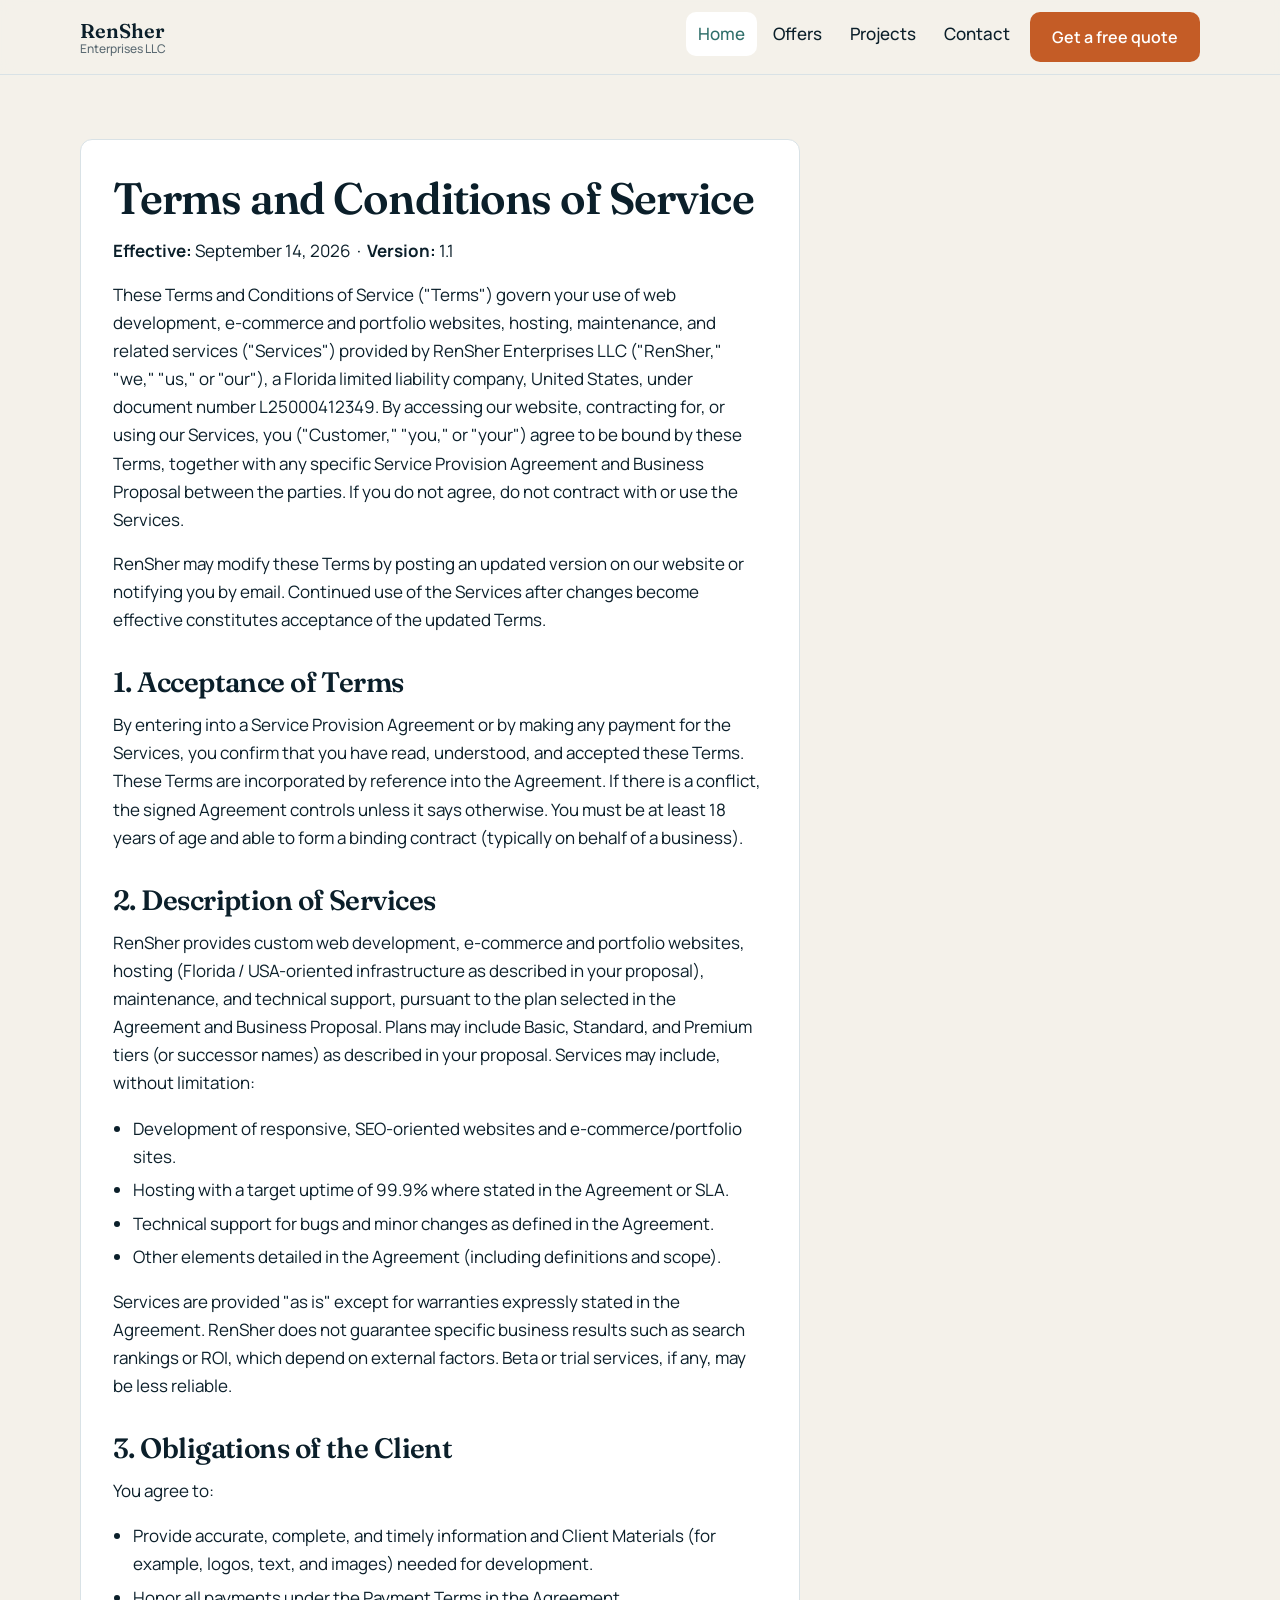
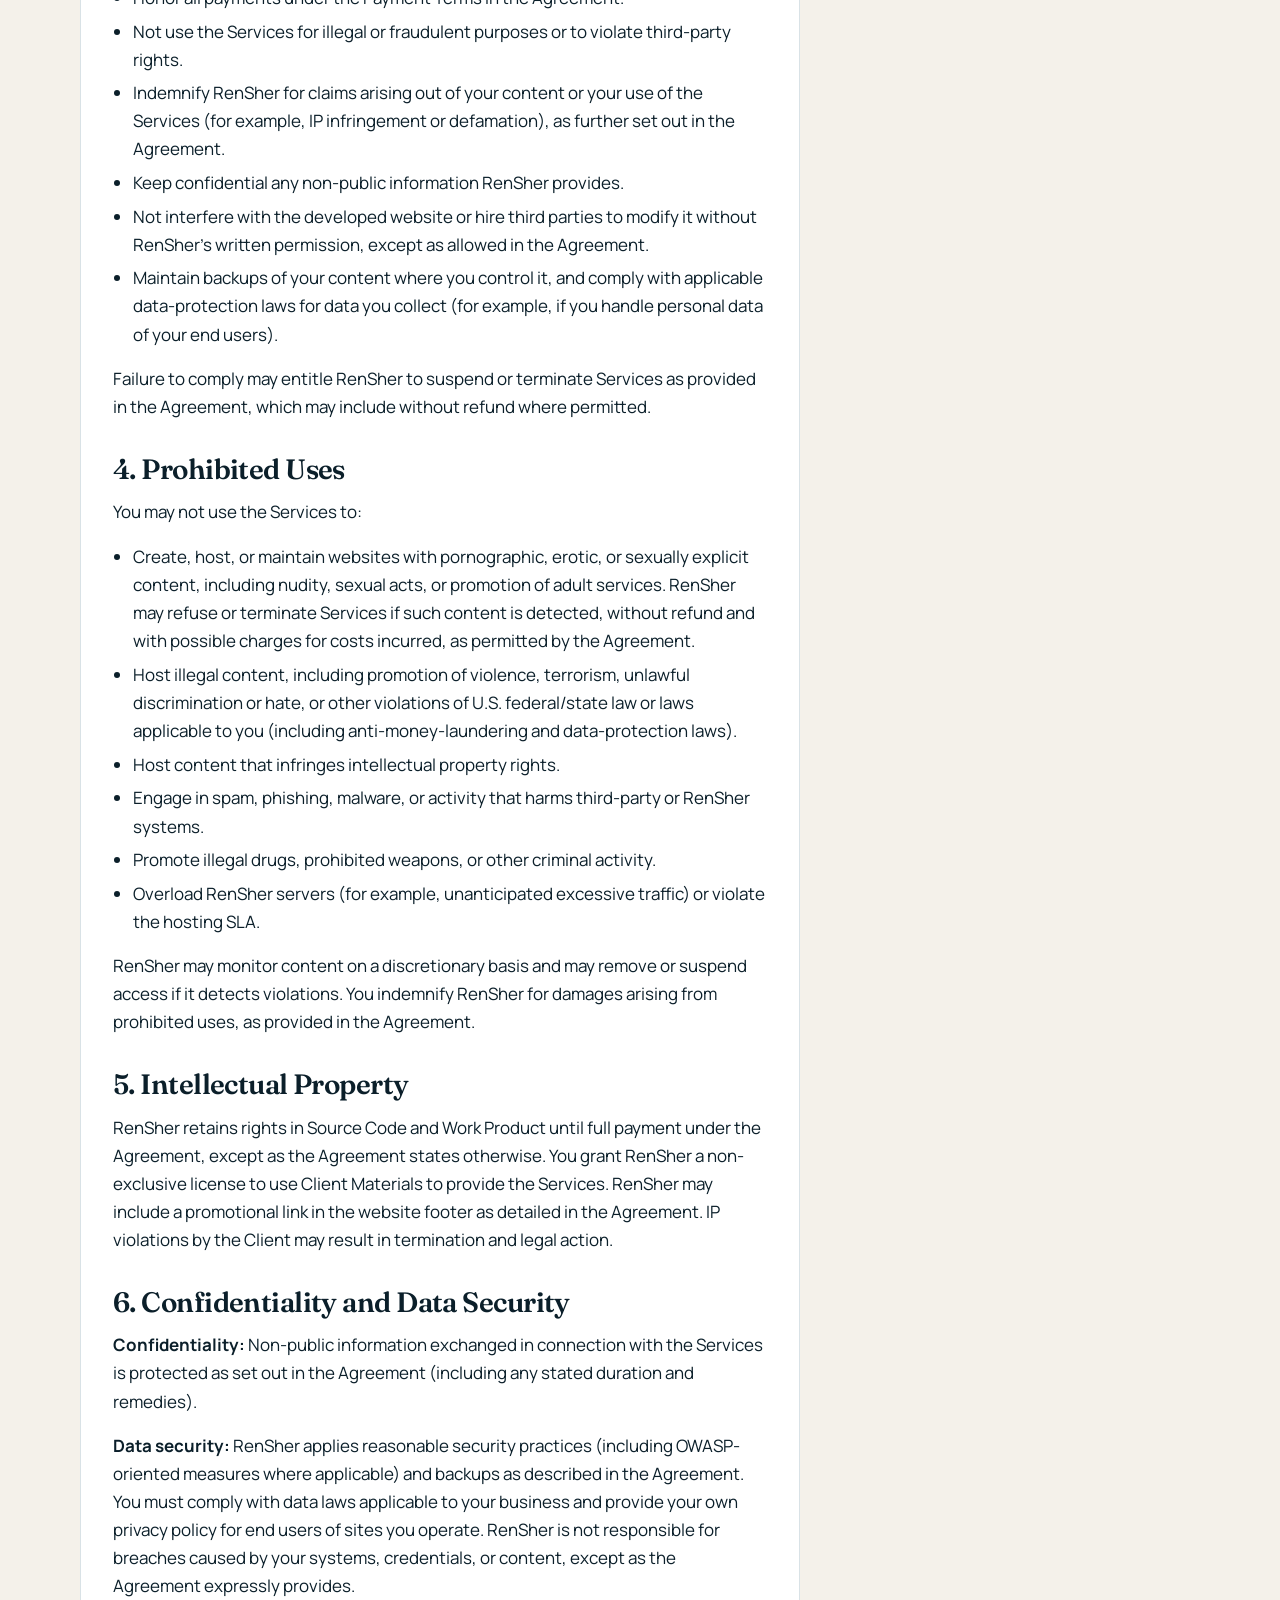
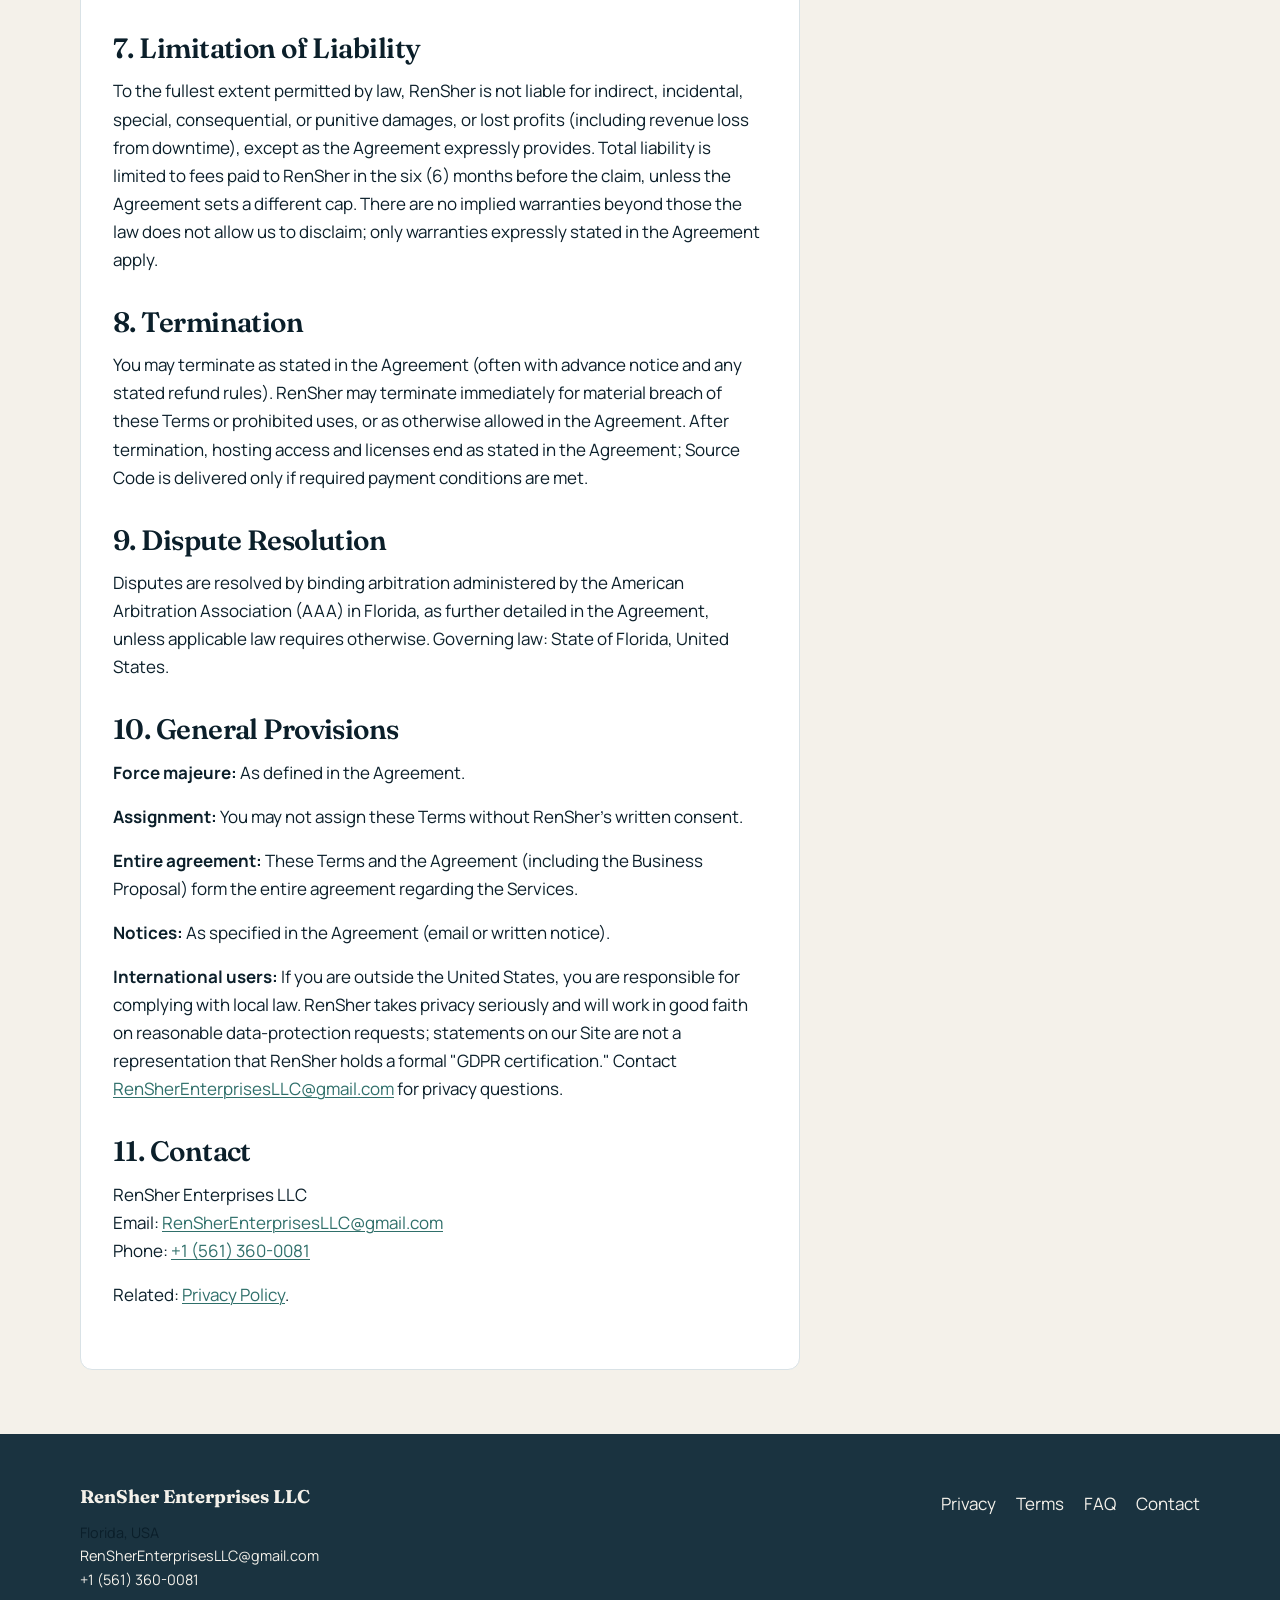
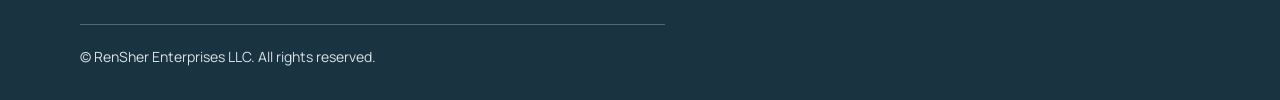
<file: terms.html>
<!DOCTYPE html>
<html lang="en">
<head>
  <!-- Google tag (gtag.js) -->
  <script async src="https://www.googletagmanager.com/gtag/js?id=G-256P0XXK8Q"></script>
  <script>
    window.dataLayer = window.dataLayer || [];
    function gtag(){dataLayer.push(arguments);}
    gtag('js', new Date());
    gtag('config', 'G-256P0XXK8Q');
  </script>
  <meta charset="utf-8">
  <meta name="viewport" content="width=device-width, initial-scale=1">
  <title>Terms of Service — RenSher Enterprises LLC</title>
  <meta name="description" content="Terms of Service for RenSher Enterprises LLC — web development, e-commerce/portfolio, and hosting in the USA.">
  <link rel="canonical" href="https://www.rensher.com/terms.html">
  <link rel="icon" href="/favicon_io/android-chrome-192x192.png" sizes="192x192" type="image/png">
  <link rel="shortcut icon" href="/favicon.ico" type="image/x-icon">
  <link rel="apple-touch-icon" href="/favicon_io/apple-touch-icon.png" sizes="180x180">
  <meta name="theme-color" content="#0B1F2A">
  <link rel="preconnect" href="https://fonts.googleapis.com">
  <link rel="preconnect" href="https://fonts.gstatic.com" crossorigin>
  <link href="https://fonts.googleapis.com/css2?family=Fraunces:opsz,wght@9..144,500;600;700&family=IBM+Plex+Mono:wght@500;600&family=Manrope:wght@400;500;600;700&display=swap" rel="stylesheet">
  <link rel="stylesheet" href="assets/css/rs-tokens.css">
  <link rel="stylesheet" href="assets/css/rs-base.css">
  <link rel="stylesheet" href="assets/css/rs-components.css">
  <link rel="stylesheet" href="assets/css/rs-pages.css">

</head>
<body>
  <a class="rs-skip" href="#main">Skip to content</a>
  <header class="rs-header">
    <div class="rs-wrap rs-header__inner">
      <a class="rs-wordmark" href="index.html">
        <strong>RenSher</strong>
        <span>Enterprises LLC</span>
      </a>
      <button class="rs-nav-toggle" type="button" aria-expanded="false" aria-controls="rs-nav" data-rs-nav-toggle>Menu</button>
      <nav class="rs-nav" id="rs-nav" aria-label="Primary">
        <ul class="rs-nav__links">
        <li><a href="index.html" aria-current="page">Home</a></li>
        <li><a href="offers.html">Offers</a></li>
        <li><a href="portfolio.html">Projects</a></li>
        <li><a href="contact_us.php">Contact</a></li>
        </ul>
        <a class="rs-btn" href="mailto:RenSherEnterprisesLLC@gmail.com?subject=Free%20quote%20-%20RenSher&body=Hi%20RenSher%2C%0A%0ABusiness%3A%0ALocation%3A%0APlan%20interest%20(Launch%20%2F%20Grow%20%2F%20Commerce%20%2F%20Custom)%3A%0ACare%20(yes%2Fno)%3A%0AProject%20type%20(Website%20%2F%20E-commerce%20%2F%20Portfolio)%3A%0A%0AThanks%21">Get a free quote</a>
      </nav>
    </div>
  </header>
  <main id="main">
    <section class="rs-section">
      <div class="rs-wrap">
        <article class="rs-prose rs-card" style="padding:32px;">


    <h1>Terms and Conditions of Service</h1>

    <div class="section">
        <p><strong>Effective:</strong> September 14, 2026 &nbsp;·&nbsp; <strong>Version:</strong> 1.1</p>
        <p>These Terms and Conditions of Service ("Terms") govern your use of web development, e-commerce and portfolio websites, hosting, maintenance, and related services ("Services") provided by RenSher Enterprises LLC ("RenSher," "we," "us," or "our"), a Florida limited liability company, United States, under document number L25000412349. By accessing our website, contracting for, or using our Services, you ("Customer," "you," or "your") agree to be bound by these Terms, together with any specific Service Provision Agreement and Business Proposal between the parties. If you do not agree, do not contract with or use the Services.</p>
        <p>RenSher may modify these Terms by posting an updated version on our website or notifying you by email. Continued use of the Services after changes become effective constitutes acceptance of the updated Terms.</p>
    </div>

    <div class="section">
        <h2>1. Acceptance of Terms</h2>
        <p>By entering into a Service Provision Agreement or by making any payment for the Services, you confirm that you have read, understood, and accepted these Terms. These Terms are incorporated by reference into the Agreement. If there is a conflict, the signed Agreement controls unless it says otherwise. You must be at least 18 years of age and able to form a binding contract (typically on behalf of a business).</p>
    </div>

    <div class="section">
        <h2>2. Description of Services</h2>
        <p>RenSher provides custom web development, e-commerce and portfolio websites, hosting (Florida / USA-oriented infrastructure as described in your proposal), maintenance, and technical support, pursuant to the plan selected in the Agreement and Business Proposal. Plans may include Basic, Standard, and Premium tiers (or successor names) as described in your proposal. Services may include, without limitation:</p>
        <ul>
            <li>Development of responsive, SEO-oriented websites and e-commerce/portfolio sites.</li>
            <li>Hosting with a target uptime of 99.9% where stated in the Agreement or SLA.</li>
            <li>Technical support for bugs and minor changes as defined in the Agreement.</li>
            <li>Other elements detailed in the Agreement (including definitions and scope).</li>
        </ul>
        <p>Services are provided "as is" except for warranties expressly stated in the Agreement. RenSher does not guarantee specific business results such as search rankings or ROI, which depend on external factors. Beta or trial services, if any, may be less reliable.</p>
    </div>

    <div class="section">
        <h2>3. Obligations of the Client</h2>
        <p>You agree to:</p>
        <ul>
            <li>Provide accurate, complete, and timely information and Client Materials (for example, logos, text, and images) needed for development.</li>
            <li>Honor all payments under the Payment Terms in the Agreement.</li>
            <li>Not use the Services for illegal or fraudulent purposes or to violate third-party rights.</li>
            <li>Indemnify RenSher for claims arising out of your content or your use of the Services (for example, IP infringement or defamation), as further set out in the Agreement.</li>
            <li>Keep confidential any non-public information RenSher provides.</li>
            <li>Not interfere with the developed website or hire third parties to modify it without RenSher's written permission, except as allowed in the Agreement.</li>
            <li>Maintain backups of your content where you control it, and comply with applicable data-protection laws for data you collect (for example, if you handle personal data of your end users).</li>
        </ul>
        <p>Failure to comply may entitle RenSher to suspend or terminate Services as provided in the Agreement, which may include without refund where permitted.</p>
    </div>

    <div class="section">
        <h2>4. Prohibited Uses</h2>
        <p>You may not use the Services to:</p>
        <ul>
            <li>Create, host, or maintain websites with pornographic, erotic, or sexually explicit content, including nudity, sexual acts, or promotion of adult services. RenSher may refuse or terminate Services if such content is detected, without refund and with possible charges for costs incurred, as permitted by the Agreement.</li>
            <li>Host illegal content, including promotion of violence, terrorism, unlawful discrimination or hate, or other violations of U.S. federal/state law or laws applicable to you (including anti-money-laundering and data-protection laws).</li>
            <li>Host content that infringes intellectual property rights.</li>
            <li>Engage in spam, phishing, malware, or activity that harms third-party or RenSher systems.</li>
            <li>Promote illegal drugs, prohibited weapons, or other criminal activity.</li>
            <li>Overload RenSher servers (for example, unanticipated excessive traffic) or violate the hosting SLA.</li>
        </ul>
        <p>RenSher may monitor content on a discretionary basis and may remove or suspend access if it detects violations. You indemnify RenSher for damages arising from prohibited uses, as provided in the Agreement.</p>
    </div>

    <div class="section">
        <h2>5. Intellectual Property</h2>
        <p>RenSher retains rights in Source Code and Work Product until full payment under the Agreement, except as the Agreement states otherwise. You grant RenSher a non-exclusive license to use Client Materials to provide the Services. RenSher may include a promotional link in the website footer as detailed in the Agreement. IP violations by the Client may result in termination and legal action.</p>
    </div>

    <div class="section">
        <h2>6. Confidentiality and Data Security</h2>
        <p><strong>Confidentiality:</strong> Non-public information exchanged in connection with the Services is protected as set out in the Agreement (including any stated duration and remedies).</p>
        <p><strong>Data security:</strong> RenSher applies reasonable security practices (including OWASP-oriented measures where applicable) and backups as described in the Agreement. You must comply with data laws applicable to your business and provide your own privacy policy for end users of sites you operate. RenSher is not responsible for breaches caused by your systems, credentials, or content, except as the Agreement expressly provides.</p>
    </div>

    <div class="section">
        <h2>7. Limitation of Liability</h2>
        <p>To the fullest extent permitted by law, RenSher is not liable for indirect, incidental, special, consequential, or punitive damages, or lost profits (including revenue loss from downtime), except as the Agreement expressly provides. Total liability is limited to fees paid to RenSher in the six (6) months before the claim, unless the Agreement sets a different cap. There are no implied warranties beyond those the law does not allow us to disclaim; only warranties expressly stated in the Agreement apply.</p>
    </div>

    <div class="section">
        <h2>8. Termination</h2>
        <p>You may terminate as stated in the Agreement (often with advance notice and any stated refund rules). RenSher may terminate immediately for material breach of these Terms or prohibited uses, or as otherwise allowed in the Agreement. After termination, hosting access and licenses end as stated in the Agreement; Source Code is delivered only if required payment conditions are met.</p>
    </div>

    <div class="section">
        <h2>9. Dispute Resolution</h2>
        <p>Disputes are resolved by binding arbitration administered by the American Arbitration Association (AAA) in Florida, as further detailed in the Agreement, unless applicable law requires otherwise. Governing law: State of Florida, United States.</p>
    </div>

    <div class="section">
        <h2>10. General Provisions</h2>
        <p><strong>Force majeure:</strong> As defined in the Agreement.</p>
        <p><strong>Assignment:</strong> You may not assign these Terms without RenSher's written consent.</p>
        <p><strong>Entire agreement:</strong> These Terms and the Agreement (including the Business Proposal) form the entire agreement regarding the Services.</p>
        <p><strong>Notices:</strong> As specified in the Agreement (email or written notice).</p>
        <p><strong>International users:</strong> If you are outside the United States, you are responsible for complying with local law. RenSher takes privacy seriously and will work in good faith on reasonable data-protection requests; statements on our Site are not a representation that RenSher holds a formal "GDPR certification." Contact <a href="mailto:RenSherEnterprisesLLC@gmail.com">RenSherEnterprisesLLC@gmail.com</a> for privacy questions.</p>
    </div>

    <div class="section">
        <h2>11. Contact</h2>
        <p>RenSher Enterprises LLC<br>
        Email: <a href="mailto:RenSherEnterprisesLLC@gmail.com">RenSherEnterprisesLLC@gmail.com</a><br>
        Phone: <a href="tel:+15613600081">+1 (561) 360-0081</a></p>
        <p>Related: <a href="privacy.html">Privacy Policy</a>.</p>
    </div>

	
        </article>
      </div>
    </section>

  </main>
  <footer class="rs-footer">
    <div class="rs-wrap">
      <div class="rs-footer__grid">
        <div class="rs-footer__meta">
          <p style="margin:0 0 8px;color:var(--rs-fog);font-family:var(--font-display);font-size:1.15rem;"><strong>RenSher Enterprises LLC</strong></p>
          <p style="margin:0;">Florida, USA<br>
          <a href="mailto:RenSherEnterprisesLLC@gmail.com">RenSherEnterprisesLLC@gmail.com</a><br>
          <a href="tel:+15613600081">+1 (561) 360-0081</a></p>
        </div>
        <ul class="rs-footer__nav">
          <li><a href="privacy.html">Privacy</a></li>
          <li><a href="terms.html">Terms</a></li>
          <li><a href="FAQ.html">FAQ</a></li>
          <li><a href="contact_us.php">Contact</a></li>
        </ul>
      </div>
      <p class="rs-footer__copy">&copy; RenSher Enterprises LLC. All rights reserved.</p>
    </div>
  </footer>
  <script>
    (function(){
      var btn = document.querySelector('[data-rs-nav-toggle]');
      var nav = document.getElementById('rs-nav');
      if (!btn || !nav) return;
      btn.addEventListener('click', function(){
        var open = nav.classList.toggle('is-open');
        btn.setAttribute('aria-expanded', open ? 'true' : 'false');
      });
    })();
  </script>
</body>
</html>
</file>
<file: assets/css/rs-tokens.css>
/* RenSher brand tokens — see docs/BRAND.md */
:root {
  --rs-ink: #0B1F2A;
  --rs-ink-soft: #1A3340;
  --rs-fog: #F4F1EA;
  --rs-cloud: #FFFFFF;
  --rs-mist: #D9E2E6;
  --rs-accent: #C45C26;
  --rs-accent-hover: #A34A1C;
  --rs-sea: #2F6F6A;
  --rs-muted: #5C6B73;
  --rs-warn: #B45309;
  --rs-radius-card: 12px;
  --rs-radius-btn: 10px;
  --rs-max: 1120px;
  --rs-space: 8px;
  --font-display: "Fraunces", Georgia, serif;
  --font-body: "Manrope", system-ui, sans-serif;
  --font-mono: "IBM Plex Mono", ui-monospace, monospace;
}
</file>
<file: assets/css/rs-base.css>
*, *::before, *::after { box-sizing: border-box; }
html { scroll-behavior: smooth; }
@media (prefers-reduced-motion: reduce) {
  html { scroll-behavior: auto; }
  *, *::before, *::after {
    animation-duration: 0.01ms !important;
    animation-iteration-count: 1 !important;
    transition-duration: 0.01ms !important;
  }
}
body {
  margin: 0;
  font-family: var(--font-body);
  font-size: 1.0625rem;
  line-height: 1.65;
  color: var(--rs-ink);
  background: var(--rs-fog);
  -webkit-font-smoothing: antialiased;
}
img { max-width: 100%; height: auto; display: block; }
a { color: var(--rs-sea); text-decoration-thickness: 1px; text-underline-offset: 2px; }
a:hover { color: var(--rs-accent); }
h1, h2, h3, h4 {
  font-family: var(--font-display);
  font-weight: 600;
  line-height: 1.2;
  letter-spacing: -0.02em;
  color: var(--rs-ink);
  margin: 0 0 0.75rem;
}
h1 { font-size: clamp(2.1rem, 4vw, 2.75rem); }
h2 { font-size: clamp(1.4rem, 3vw, 1.75rem); }
h3 { font-size: 1.25rem; }
p { margin: 0 0 1rem; color: var(--rs-ink); max-width: 65ch; }
p.lead, .rs-muted { color: var(--rs-muted); }
code, .rs-mono {
  font-family: var(--font-mono);
  font-size: 0.9em;
}
.rs-skip {
  position: absolute; left: -9999px; top: 0; z-index: 10000;
  background: var(--rs-ink); color: var(--rs-cloud); padding: 8px 16px;
}
.rs-skip:focus { left: 8px; top: 8px; }
.rs-wrap {
  width: min(100% - 32px, var(--rs-max));
  margin-inline: auto;
}
.rs-section { padding: 64px 0; }
@media (max-width: 768px) { .rs-section { padding: 40px 0; } }
.rs-section--ink {
  background: var(--rs-ink);
  color: var(--rs-fog);
}
.rs-section--ink h2, .rs-section--ink h3, .rs-section--ink p { color: var(--rs-fog); }
.rs-section--ink .rs-muted { color: var(--rs-mist); }
.rs-section--soft { background: var(--rs-cloud); }
ul { padding-left: 1.25rem; }
li { margin-bottom: 0.35rem; }
</file>
<file: assets/css/rs-components.css>
/* Header */
.rs-header {
  position: sticky; top: 0; z-index: 100;
  background: color-mix(in srgb, var(--rs-fog) 92%, transparent);
  backdrop-filter: blur(8px);
  border-bottom: 1px solid var(--rs-mist);
}
.rs-header__inner {
  display: flex; align-items: center; justify-content: space-between;
  gap: 16px; padding: 12px 0; min-height: 64px;
}
.rs-wordmark {
  display: flex; flex-direction: column; text-decoration: none; color: var(--rs-ink);
  line-height: 1.15;
}
.rs-wordmark strong {
  font-family: var(--font-display); font-size: 1.25rem; font-weight: 600;
}
.rs-wordmark span { font-size: 0.75rem; color: var(--rs-muted); font-weight: 500; }
.rs-nav { display: flex; align-items: center; gap: 8px; }
.rs-nav__links {
  display: flex; gap: 4px; list-style: none; margin: 0; padding: 0;
}
.rs-nav__links a {
  display: inline-flex; align-items: center; min-height: 44px;
  padding: 8px 12px; color: var(--rs-ink); text-decoration: none;
  font-weight: 500; border-radius: var(--rs-radius-btn);
}
.rs-nav__links a:hover, .rs-nav__links a[aria-current="page"] {
  background: var(--rs-cloud); color: var(--rs-sea);
}
.rs-nav-toggle {
  display: none; border: 1px solid var(--rs-mist); background: var(--rs-cloud);
  border-radius: var(--rs-radius-btn); min-width: 44px; min-height: 44px;
  font-family: var(--font-body); font-weight: 600; color: var(--rs-ink); cursor: pointer;
}
@media (max-width: 860px) {
  .rs-nav-toggle { display: inline-flex; align-items: center; justify-content: center; }
  .rs-nav {
    position: absolute; left: 0; right: 0; top: 100%;
    background: var(--rs-fog); border-bottom: 1px solid var(--rs-mist);
    flex-direction: column; align-items: stretch; padding: 8px 16px 16px;
    display: none;
  }
  .rs-nav.is-open { display: flex; }
  .rs-nav__links { flex-direction: column; width: 100%; }
  .rs-nav .rs-btn { width: 100%; justify-content: center; }
}

/* Buttons */
.rs-btn {
  display: inline-flex; align-items: center; justify-content: center; gap: 8px;
  min-height: 44px; padding: 10px 20px;
  border-radius: var(--rs-radius-btn); border: 2px solid transparent;
  background: var(--rs-accent); color: #fff !important;
  font-family: var(--font-body); font-weight: 600; font-size: 1rem;
  text-decoration: none !important; cursor: pointer;
  transition: background 180ms ease, border-color 180ms ease, color 180ms ease;
}
.rs-btn:hover { background: var(--rs-accent-hover); color: #fff !important; }
.rs-btn:focus-visible {
  outline: 3px solid var(--rs-accent); outline-offset: 2px;
}
.rs-btn--secondary {
  background: transparent; color: var(--rs-ink) !important;
  border-color: var(--rs-mist);
}
.rs-btn--secondary:hover {
  border-color: var(--rs-sea); color: var(--rs-sea) !important; background: var(--rs-cloud);
}
.rs-btn--ghost {
  background: transparent; color: var(--rs-fog) !important; border-color: color-mix(in srgb, var(--rs-fog) 40%, transparent);
}
.rs-btn--ghost:hover { background: color-mix(in srgb, var(--rs-fog) 12%, transparent); }
.rs-actions { display: flex; flex-wrap: wrap; gap: 12px; margin-top: 24px; }

/* Cards / plans */
.rs-card {
  background: var(--rs-cloud); border: 1px solid var(--rs-mist);
  border-radius: var(--rs-radius-card); padding: 24px;
}
.rs-plan {
  display: flex; flex-direction: column; height: 100%;
  background: var(--rs-cloud); border: 1px solid var(--rs-mist);
  border-radius: var(--rs-radius-card); padding: 24px;
}
.rs-plan--featured {
  border: 2px solid var(--rs-sea);
  box-shadow: 0 8px 24px color-mix(in srgb, var(--rs-ink) 8%, transparent);
}
.rs-badge {
  display: inline-block; font-size: 0.75rem; font-weight: 700;
  letter-spacing: 0.04em; text-transform: uppercase;
  color: var(--rs-sea); background: color-mix(in srgb, var(--rs-sea) 12%, var(--rs-cloud));
  padding: 4px 10px; border-radius: 999px; margin-bottom: 12px;
}
.rs-price { font-family: var(--font-mono); font-size: 1.5rem; font-weight: 600; margin: 8px 0; }
.rs-price small { font-size: 0.85rem; color: var(--rs-muted); font-weight: 500; }
.rs-plan ul { list-style: none; padding: 0; margin: 16px 0 24px; flex: 1; }
.rs-plan li {
  position: relative; padding-left: 1.25rem; margin-bottom: 0.5rem;
  color: var(--rs-ink); font-size: 0.95rem;
}
.rs-plan li::before {
  content: ""; position: absolute; left: 0; top: 0.55em;
  width: 8px; height: 8px; border-radius: 50%; background: var(--rs-sea);
}
.rs-grid-3 {
  display: grid; grid-template-columns: repeat(3, 1fr); gap: 24px;
}
.rs-grid-2 { display: grid; grid-template-columns: repeat(2, 1fr); gap: 24px; }
.rs-grid-4 { display: grid; grid-template-columns: repeat(4, 1fr); gap: 24px; }
@media (max-width: 900px) {
  .rs-grid-3, .rs-grid-4 { grid-template-columns: 1fr; }
  .rs-grid-2 { grid-template-columns: 1fr; }
}

/* Footer */
.rs-footer {
  background: var(--rs-ink-soft); color: var(--rs-mist);
  padding: 48px 0 32px; margin-top: 0;
}
.rs-footer a { color: var(--rs-fog); text-decoration: none; }
.rs-footer a:hover { color: #fff; text-decoration: underline; }
.rs-footer__grid {
  display: flex; flex-wrap: wrap; gap: 24px 40px;
  justify-content: space-between; align-items: flex-start;
  margin-bottom: 32px;
}
.rs-footer__nav {
  display: flex; flex-wrap: wrap; gap: 8px 20px; list-style: none; margin: 0; padding: 0;
}
.rs-footer__nav a { min-height: 44px; display: inline-flex; align-items: center; }
.rs-footer__meta { font-size: 0.9rem; color: var(--rs-mist); }
.rs-footer__copy {
  border-top: 1px solid color-mix(in srgb, var(--rs-mist) 30%, transparent);
  padding-top: 20px; font-size: 0.875rem; color: var(--rs-mist); margin: 0;
}

/* Forms */
.rs-form label { display: block; font-weight: 600; margin-bottom: 6px; }
.rs-form input, .rs-form select, .rs-form textarea {
  width: 100%; padding: 12px 14px; margin-bottom: 16px;
  border: 1px solid var(--rs-mist); border-radius: var(--rs-radius-btn);
  background: var(--rs-cloud); font-family: var(--font-body); font-size: 1rem;
  color: var(--rs-ink);
}
.rs-form input:focus, .rs-form select:focus, .rs-form textarea:focus {
  outline: 3px solid color-mix(in srgb, var(--rs-accent) 45%, transparent);
  border-color: var(--rs-accent);
}
.rs-alert {
  padding: 14px 16px; border-radius: var(--rs-radius-btn); margin: 0 auto 20px;
  max-width: 560px; border-left: 4px solid; font-weight: 500;
}
.rs-alert--success { background: #e8f5f0; color: #14532d; border-color: var(--rs-sea); }
.rs-alert--danger { background: #fdecea; color: #7f1d1d; border-color: #dc2626; }
.rs-alert--warning { background: #fff7ed; color: #7c2d12; border-color: var(--rs-warn); }

/* Legal / FAQ prose */
.rs-prose { max-width: 720px; }
.rs-prose .section { margin-bottom: 28px; }
.rs-prose h2 { margin-top: 2rem; }
.rs-prose ul { margin-bottom: 1rem; }
.rs-meta {
  font-family: var(--font-mono); font-size: 0.85rem; color: var(--rs-muted);
}
details.rs-faq {
  background: var(--rs-cloud); border: 1px solid var(--rs-mist);
  border-radius: var(--rs-radius-card); padding: 4px 16px; margin-bottom: 12px;
}
details.rs-faq summary {
  cursor: pointer; font-weight: 600; padding: 14px 0; list-style: none;
  min-height: 44px; display: flex; align-items: center;
}
details.rs-faq summary::-webkit-details-marker { display: none; }
details.rs-faq[open] summary { border-bottom: 1px solid var(--rs-mist); margin-bottom: 12px; }

/* Care toggle on package cards */
.rs-plan__care {
  display: flex; align-items: center; gap: 10px;
  margin: 12px 0 4px; font-weight: 600; cursor: pointer;
  min-height: 44px;
}
.rs-plan__care input {
  width: 1.15rem; height: 1.15rem; accent-color: var(--rs-sea);
  flex-shrink: 0;
}
.rs-care-band { text-align: left; }
.rs-meta {
  font-family: var(--font-mono); font-size: 0.85rem;
  color: var(--rs-muted); margin: 8px 0 0;
}
</file>
<file: assets/css/rs-pages.css>
.rs-hero {
  padding: 72px 0 56px;
  background:
    linear-gradient(180deg, color-mix(in srgb, var(--rs-ink) 4%, var(--rs-fog)) 0%, var(--rs-fog) 100%);
}
.rs-hero__eyebrow {
  font-size: 0.85rem; font-weight: 600; color: var(--rs-sea);
  text-transform: uppercase; letter-spacing: 0.06em; margin-bottom: 12px;
}
.rs-hero p { font-size: 1.125rem; max-width: 42rem; color: var(--rs-muted); }
.rs-pillars {
  display: grid; grid-template-columns: repeat(5, 1fr); gap: 16px;
}
@media (max-width: 900px) { .rs-pillars { grid-template-columns: 1fr 1fr; } }
@media (max-width: 520px) { .rs-pillars { grid-template-columns: 1fr; } }
.rs-pillar {
  background: var(--rs-cloud); border: 1px solid var(--rs-mist);
  border-radius: var(--rs-radius-card); padding: 16px 18px;
}
.rs-pillar strong { display: block; font-family: var(--font-display); margin-bottom: 6px; }
.rs-pillar p { margin: 0; font-size: 0.9rem; color: var(--rs-muted); max-width: none; }
.rs-case img {
  width: 100%; border-radius: 10px; border: 1px solid var(--rs-mist);
  background: var(--rs-mist); aspect-ratio: 16/10; object-fit: cover;
}
.rs-case__meta { font-size: 0.85rem; color: var(--rs-sea); font-weight: 600; margin-bottom: 8px; }
.rs-case dl { margin: 16px 0 0; }
.rs-case dt {
  font-family: var(--font-mono); font-size: 0.75rem; text-transform: uppercase;
  letter-spacing: 0.05em; color: var(--rs-muted); margin-top: 12px;
}
.rs-case dd { margin: 4px 0 0; color: var(--rs-ink); }
.rs-table-wrap { overflow-x: auto; border: 1px solid var(--rs-mist); border-radius: var(--rs-radius-card); background: var(--rs-cloud); }
.rs-table { width: 100%; border-collapse: collapse; font-size: 0.95rem; }
.rs-table th, .rs-table td {
  padding: 12px 14px; text-align: left; border-bottom: 1px solid var(--rs-mist); vertical-align: top;
}
.rs-table th { background: color-mix(in srgb, var(--rs-ink) 4%, var(--rs-cloud)); font-weight: 600; }
.rs-table tr:last-child td { border-bottom: none; }
.rs-disclaimer {
  font-size: 0.875rem; color: var(--rs-muted); max-width: 65ch; margin-top: 24px;
}
.rs-band {
  background: color-mix(in srgb, var(--rs-sea) 8%, var(--rs-fog));
  border: 1px solid color-mix(in srgb, var(--rs-sea) 25%, var(--rs-mist));
  border-radius: var(--rs-radius-card); padding: 32px; text-align: center;
}
.rs-band p { margin-inline: auto; }
</file>
